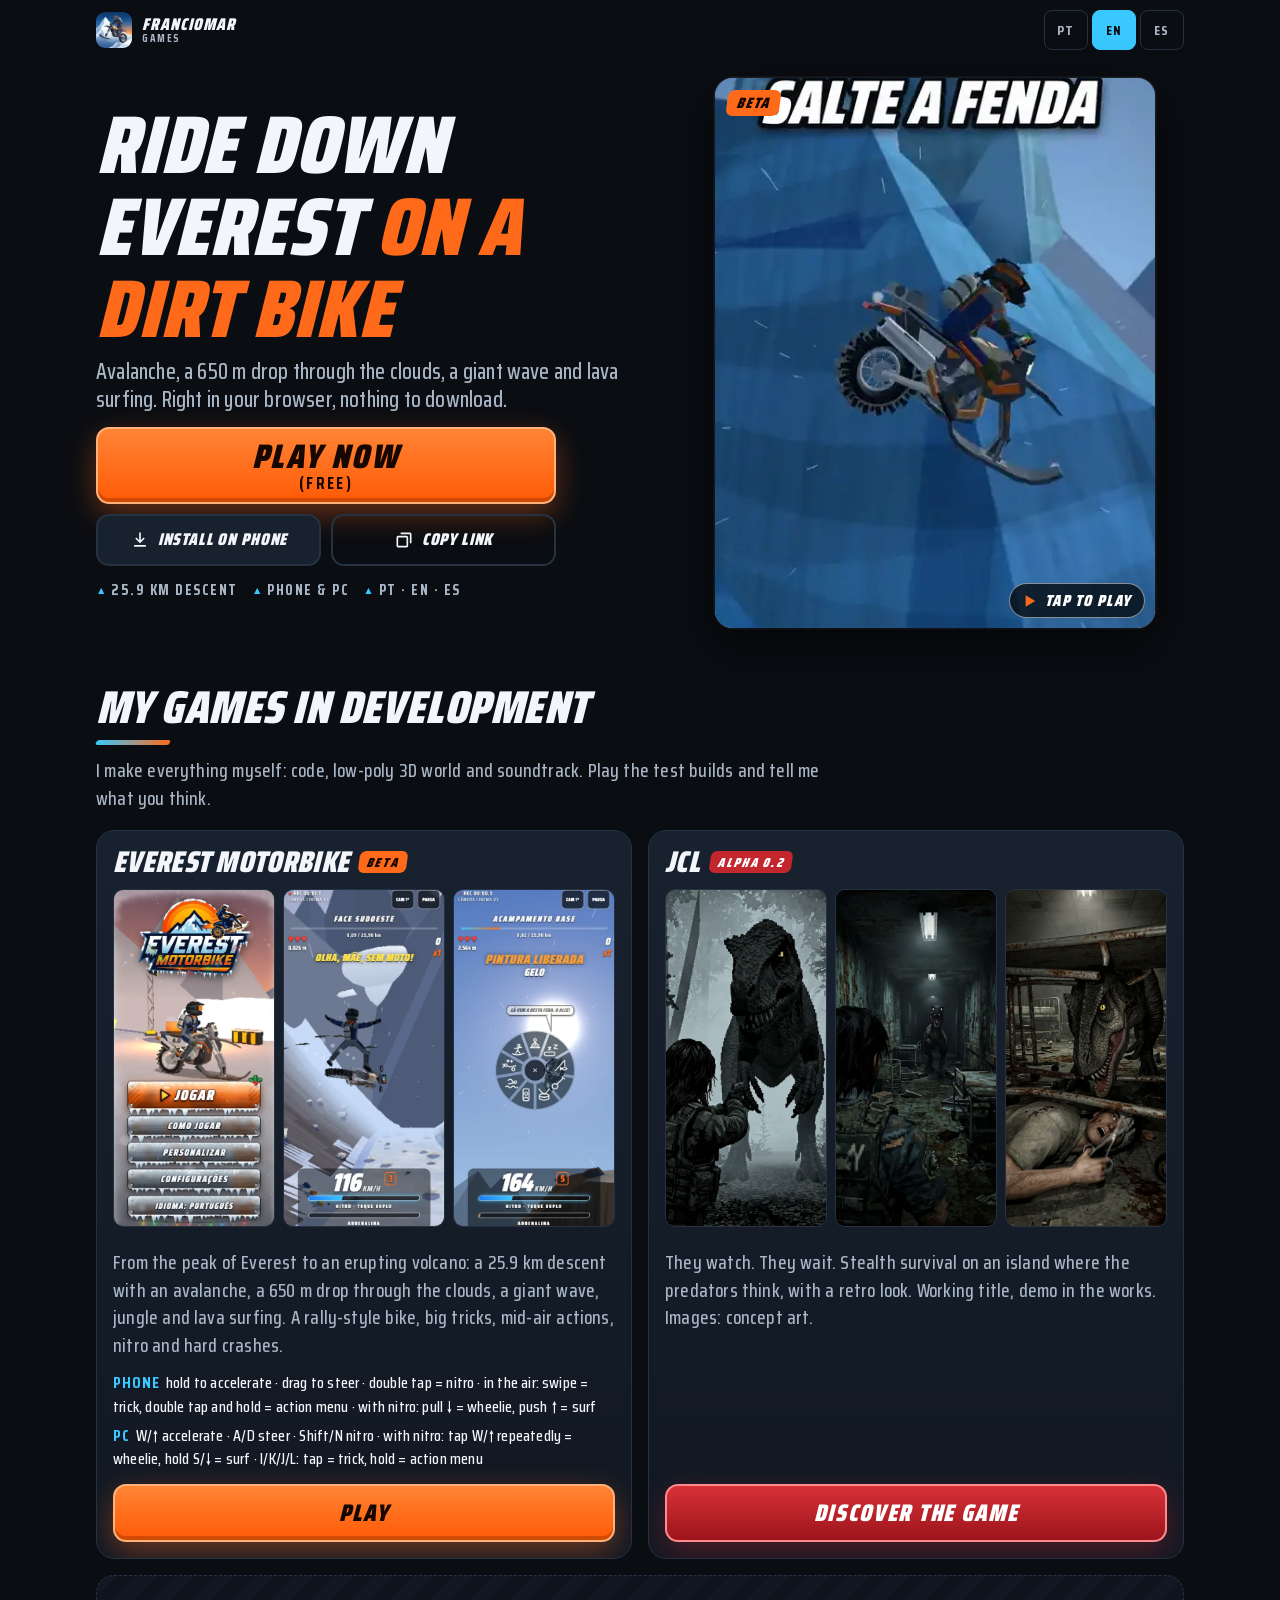
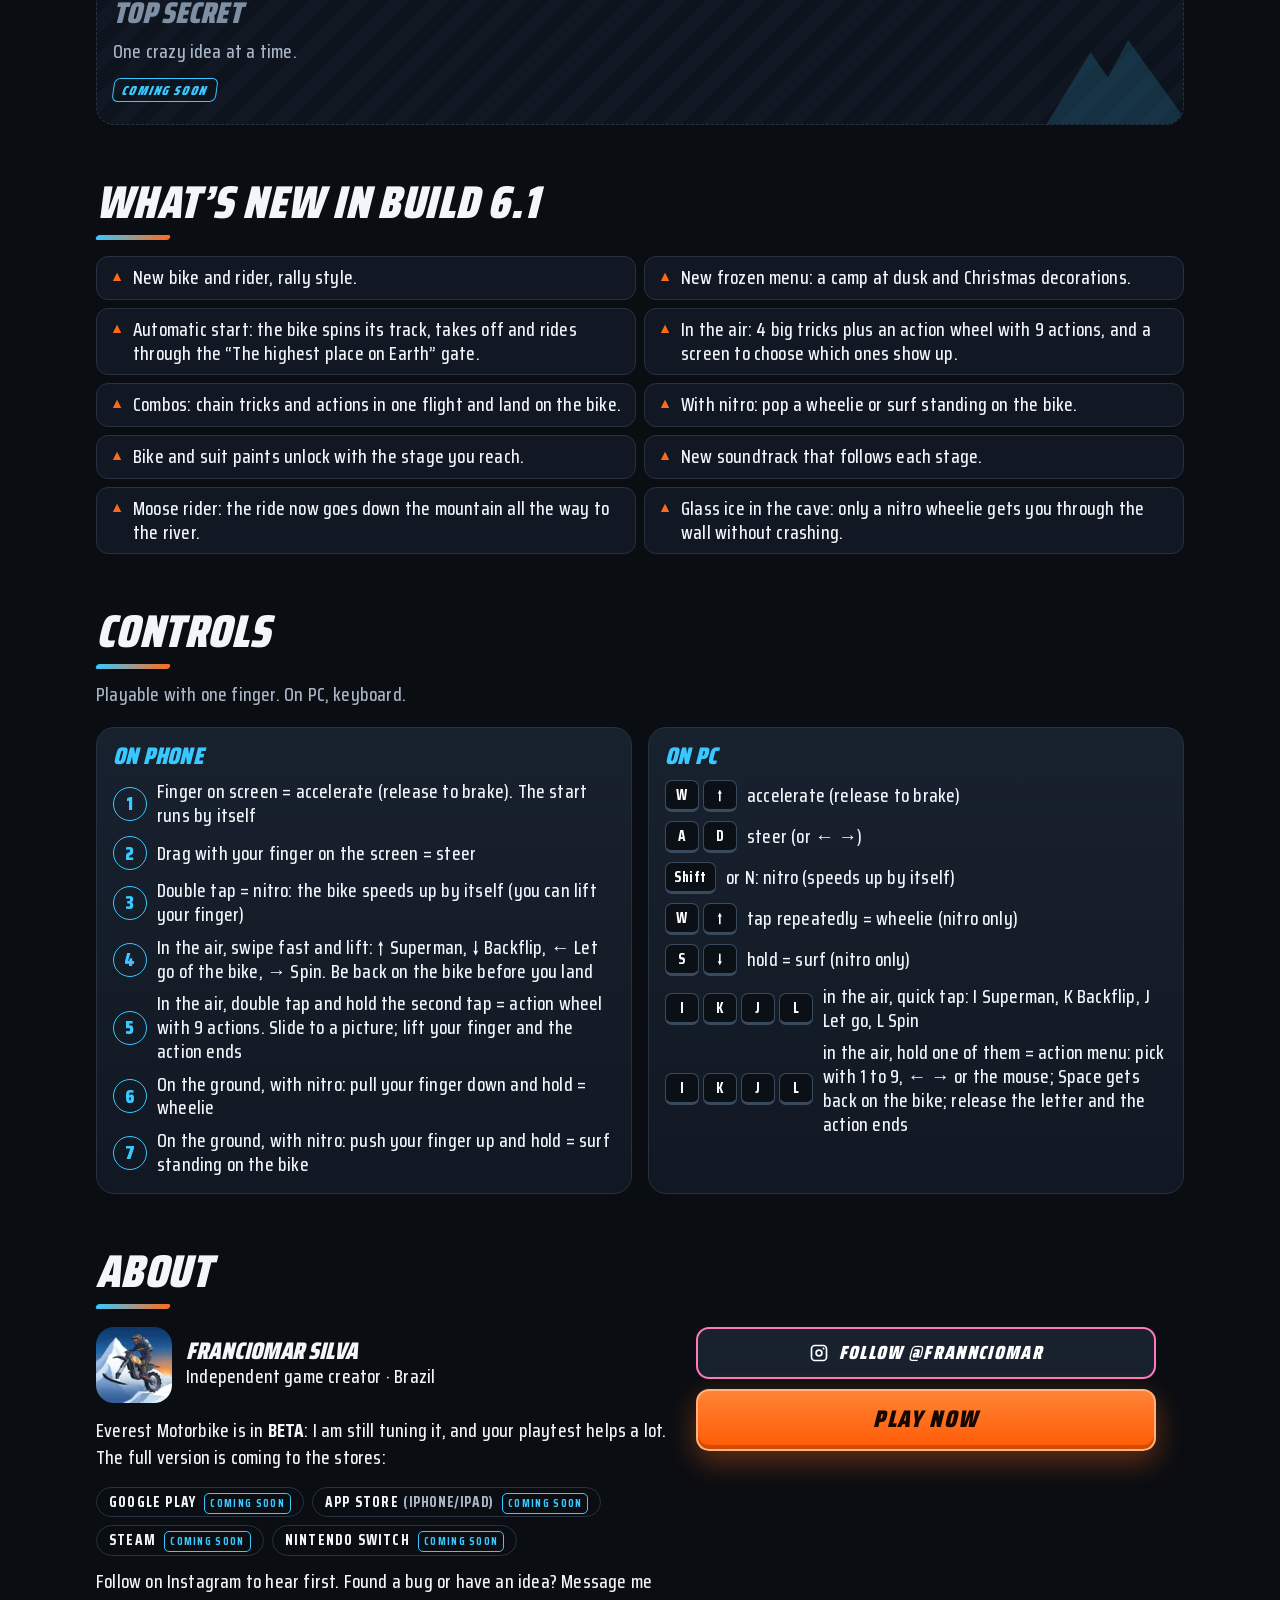
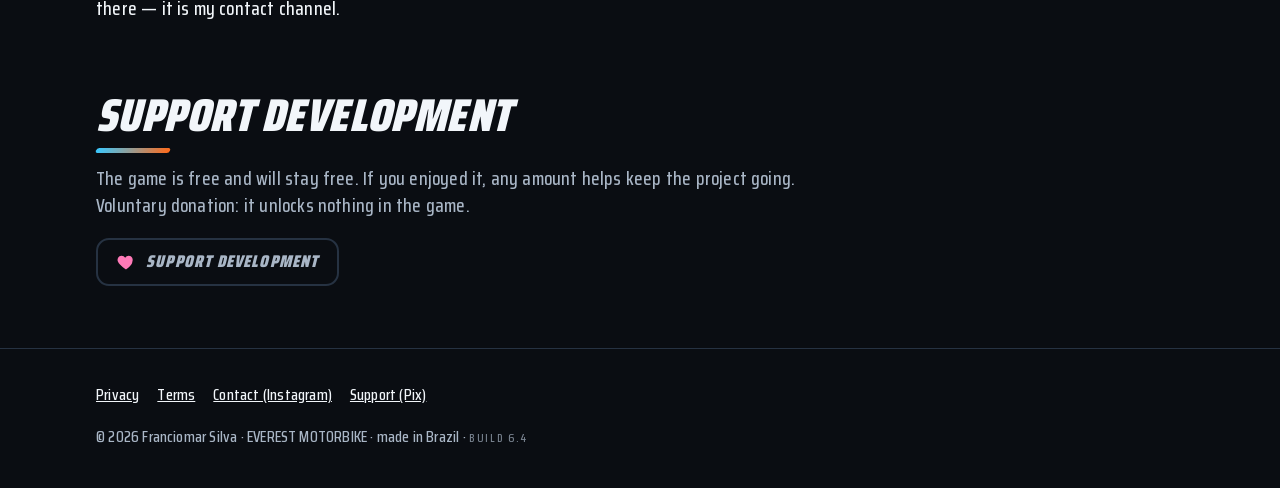
<file: index.html>
<!DOCTYPE html>
<html lang="pt-BR">
<head>
<meta name="google-adsense-account" content="ca-pub-7425771310158061">
<meta charset="utf-8">
<meta name="viewport" content="width=device-width,initial-scale=1,viewport-fit=cover">
<title>Everest Motorbike — jogue grátis no navegador | Franciomar Silva</title>
<meta name="description" content="Desça o Everest de moto: avalanche, queda de 650 m, onda gigante e surfe na lava. Jogo BETA grátis, direto no navegador (celular ou PC). Franciomar Silva.">
<meta name="theme-color" content="#0a0d12">
<meta name="color-scheme" content="dark">
<link rel="canonical" href="https://frannciomar.github.io/">
<link rel="alternate" hreflang="pt" href="https://frannciomar.github.io/?lang=pt">
<link rel="alternate" hreflang="en" href="https://frannciomar.github.io/?lang=en">
<link rel="alternate" hreflang="es" href="https://frannciomar.github.io/?lang=es">
<link rel="alternate" hreflang="x-default" href="https://frannciomar.github.io/">
<meta property="og:type" content="website">
<meta property="og:site_name" content="Franciomar Silva — Games">
<meta property="og:title" content="Everest Motorbike — desça o Everest de moto">
<meta property="og:description" content="Avalanche, queda de 650 m, onda gigante e surfe na lava. Jogue grátis no navegador, no celular ou no PC.">
<meta property="og:url" content="https://frannciomar.github.io/">
<meta property="og:image" content="https://frannciomar.github.io/assets/img/og-1200x630.jpg">
<meta property="og:image:width" content="1200">
<meta property="og:image:height" content="630">
<meta property="og:image:alt" content="Logotipo Everest Motorbike sobre cenas do jogo">
<meta property="og:image" content="https://frannciomar.github.io/assets/img/og-1080x1350.jpg">
<meta property="og:image:width" content="1080">
<meta property="og:image:height" content="1350">
<meta property="og:locale" content="pt_BR">
<meta property="og:locale:alternate" content="en_US">
<meta property="og:locale:alternate" content="es_ES">
<meta name="twitter:card" content="summary_large_image">
<meta name="twitter:title" content="Everest Motorbike — desça o Everest de moto">
<meta name="twitter:description" content="Jogo BETA grátis no navegador: avalanche, queda de 650 m e surfe na lava.">
<meta name="twitter:image" content="https://frannciomar.github.io/assets/img/og-1200x630.jpg">
<link rel="icon" type="image/png" sizes="48x48" href="assets/img/favicon-48.png">
<link rel="icon" type="image/png" sizes="192x192" href="assets/img/icon-192.png">
<link rel="apple-touch-icon" href="assets/img/apple-touch-icon.png">
<link rel="manifest" href="site.webmanifest">
<!-- AdSense: para o Google confirmar que o site é seu, tire os sinais de comentário e ponha o seu ID (ver LEIA-ME.md)
<meta name="google-adsense-account" content="ca-pub-0000000000000000">
-->
<link rel="preload" as="font" type="font/woff2" href="assets/fonts/saira-condensed-900.woff2" crossorigin>
<link rel="preload" as="image" type="image/webp" href="assets/img/hero-poster.webp" fetchpriority="high">
<link rel="stylesheet" href="assets/site.css">
<script>/* Consent Mode v2: tudo NEGADO até a pessoa escolher (vale mesmo com anúncios desligados) */
window.dataLayer=window.dataLayer||[];function gtag(){dataLayer.push(arguments)}
gtag('consent','default',{ad_storage:'denied',ad_user_data:'denied',ad_personalization:'denied',analytics_storage:'denied',wait_for_update:500});
document.documentElement.className='js';</script>
<script type="application/ld+json">{"@context":"https://schema.org","@type":"VideoGame","name":"Everest Motorbike","url":"https://frannciomar.github.io/everest-motorbike/","image":"https://frannciomar.github.io/assets/img/og-1200x630.jpg","description":"Desça o Everest de moto: avalanche, queda de 650 m, onda gigante e surfe na lava. Jogo BETA grátis no navegador.","author":{"@type":"Person","name":"Franciomar Silva","url":"https://instagram.com/frannciomar"},"gamePlatform":["Web browser","Android","PC"],"applicationCategory":"Game","operatingSystem":"Any","inLanguage":["pt-BR","en","es"],"offers":{"@type":"Offer","price":"0","priceCurrency":"BRL"}}</script>
</head>
<body>
<a class="skip" href="#jogos" data-i="skip">Pular para os jogos</a>

<header class="top">
  <a class="brand" href="./" aria-label="Franciomar — Games">
    <img src="assets/img/icon-96.webp" width="36" height="36" alt="">
    <span>Franciomar<small>GAMES</small></span>
  </a>
  <div class="langs" role="group" aria-label="Idioma / Language / Idioma">
    <button type="button" data-lang-btn="pt" aria-pressed="true" aria-label="Português">PT</button>
    <button type="button" data-lang-btn="en" aria-pressed="false" aria-label="English">EN</button>
    <button type="button" data-lang-btn="es" aria-pressed="false" aria-label="Español">ES</button>
  </div>
</header>

<div class="igbar" id="igbar" role="status">
  <span data-i="ig.msg">Você está no navegador do <b>Instagram</b>. Para jogar melhor e instalar, toque em <b>⋯</b> (canto superior) e escolha <b>“Abrir no navegador”</b>.</span>
  <div class="row">
    <a class="btn" id="igOpen" hidden data-i="ig.open" href="#">Abrir no Chrome</a>
    <button class="btn ghost" type="button" data-copy data-i="copy">Copiar link</button>
  </div>
</div>

<main>
<div class="wrap hero">
  <a class="media" id="media" data-game href="https://frannciomar.github.io/everest-motorbike/" aria-label="Jogar Everest Motorbike agora" data-i-aria="hero.aria">
    <img id="poster" src="assets/img/hero-poster.webp" width="720" height="900" alt="Piloto de moto descendo o Everest na neve com nitro, cena do jogo Everest Motorbike" data-i-alt="hero.alt" fetchpriority="high" decoding="async">
    <span class="badge">BETA</span>
    <span class="tap"><svg viewBox="0 0 16 16" aria-hidden="true"><path d="M3 1.5v13l11-6.5z"/></svg><span data-i="hero.tap">Toque para jogar</span></span>
  </a>
  <div class="copy">
    <h1 data-i="hero.h1">Desça o Everest <em>de moto</em></h1>
    <p class="sub" data-i="hero.sub">Avalanche, queda de 650 m pelas nuvens, onda gigante e surfe na lava. Direto no navegador, sem baixar nada.</p>
    <div class="cta">
      <a class="btn play" data-game href="https://frannciomar.github.io/everest-motorbike/"><span><span data-i="cta.play">Jogar agora</span><small data-i="cta.free">(GRÁTIS)</small></span></a>
      <div class="two">
        <button class="btn" type="button" id="bInstall"><svg viewBox="0 0 24 24" aria-hidden="true"><path d="M11 3h2v9.2l3.3-3.3 1.4 1.4L12 16l-5.7-5.7 1.4-1.4L11 12.2zM5 18h14v2H5z"/></svg><span data-i="cta.install">Instalar no celular</span></button>
        <button class="btn ghost" type="button" data-copy><svg viewBox="0 0 24 24" aria-hidden="true"><path d="M8 3h11a2 2 0 0 1 2 2v11h-2V5H8zM5 7h10a2 2 0 0 1 2 2v10a2 2 0 0 1-2 2H5a2 2 0 0 1-2-2V9a2 2 0 0 1 2-2zm0 2v10h10V9z"/></svg><span data-i="copy">Copiar link</span></button>
      </div>
    </div>
    <ul class="facts">
      <li data-i="f.km">25,9 km de descida</li>
      <li data-i="f.dev">Celular e PC</li>
      <li data-i="f.lang">PT · EN · ES</li>
    </ul>
  </div>
</div>

<!-- Publicidade 1 (só aparece com ADS_ENABLED=true; longe dos botões de Jogar/Instalar) -->
<aside class="ad" id="adTop" aria-label="Publicidade"><span class="lbl" data-i="ad">Publicidade</span><div class="box"></div></aside>

<section class="wrap sec" id="jogos">
  <h2 data-i="games.h">Meus games em desenvolvimento</h2>
  <p class="lead" data-i="games.lead">Faço tudo sozinho: código, mundo 3D low poly e trilha sonora. Jogue as versões de teste e me conte o que achou.</p>
  <div class="cards" id="cards">
    <noscript><div class="card"><h3>Everest Motorbike <span class="pill">BETA</span></h3><p>Desça o Everest de moto. <a href="https://frannciomar.github.io/everest-motorbike/">Jogar agora</a></p></div><div class="card"><h3>JCL <span class="pill">ALFA 0.2</span></h3><p>Survival horror stealth em desenvolvimento. <a href="jcl/">Conhecer o jogo</a></p></div></noscript>
  </div>
</section>

<section class="wrap sec" id="novidades">
  <h2 data-i="nv.h">Novidades da build 6.1</h2>
  <ul class="news">
    <li data-i="nv.1">Moto e piloto novos, em estilo rally.</li>
    <li data-i="nv.2">Menu novo, congelado: acampamento ao entardecer e enfeites de Natal.</li>
    <li data-i="nv.3">Largada automática: a moto patina, dispara e passa pelo portal “O lugar mais alto do mundo”.</li>
    <li data-i="nv.4">No ar: 4 manobras radicais e um menu circular de 9 ações, com tela para escolher quais aparecem.</li>
    <li data-i="nv.5">Combos: junte manobras e ações no mesmo voo e pouse montado.</li>
    <li data-i="nv.6">Com nitro: empine ou surfe em pé na moto.</li>
    <li data-i="nv.7">Pinturas da moto e da roupa liberadas conforme a fase que você alcança.</li>
    <li data-i="nv.8">Trilha sonora nova, que acompanha cada fase.</li>
    <li data-i="nv.9">Alce montado: agora a cavalgada desce a montanha até o rio.</li>
    <li data-i="nv.10">Gelo de vidro na caverna: só empinando com nitro você atravessa a parede sem cair.</li>
  </ul>
</section>

<section class="wrap sec" id="controles">
  <h2 data-i="ctrl.h">Controles</h2>
  <p class="lead" data-i="ctrl.lead">Dá para jogar com um dedo só. No PC, teclado.</p>
  <div class="ctrl">
    <div class="card">
      <h3 data-i="ctrl.touch">No celular</h3>
      <ul class="keys">
        <li><i aria-hidden="true">1</i><span data-i="t.hold">Dedo na tela = acelera (soltou, freia). A largada é automática</span></li>
        <li><i aria-hidden="true">2</i><span data-i="t.drag">Arraste com o dedo na tela = pilota</span></li>
        <li><i aria-hidden="true">3</i><span data-i="t.nitro">Toque duplo = nitro: a moto acelera sozinha (pode soltar o dedo)</span></li>
        <li><i aria-hidden="true">4</i><span data-i="t.trick">No ar, deslize rápido e solte: ↑ Superman, ↓ Backflip, ← Solta a moto, → Giro. Volte para a moto antes de pousar</span></li>
        <li><i aria-hidden="true">5</i><span data-i="t.menu">No ar, dois toques e segure o segundo = menu circular com 9 ações. Leve o dedo até o desenho; tirou o dedo, a ação termina</span></li>
        <li><i aria-hidden="true">6</i><span data-i="t.wheelie">No chão, com nitro: puxe o dedo para baixo e segure = empinar</span></li>
        <li><i aria-hidden="true">7</i><span data-i="t.surf">No chão, com nitro: empurre o dedo para cima e segure = surfar em pé na moto</span></li>
      </ul>
    </div>
    <div class="card">
      <h3 data-i="ctrl.pc">No PC</h3>
      <ul class="keys">
        <li><span class="k"><kbd>W</kbd><kbd>↑</kbd></span><span data-i="k.acc">acelera (soltou, freia)</span></li>
        <li><span class="k"><kbd>A</kbd><kbd>D</kbd></span><span data-i="k.steer">pilota (ou ← →)</span></li>
        <li><span class="k"><kbd>Shift</kbd></span><span data-i="k.nitro">ou N: nitro (acelera sozinho)</span></li>
        <li><span class="k"><kbd>W</kbd><kbd>↑</kbd></span><span data-i="k.wheelie">em sequência = empinar (só com nitro)</span></li>
        <li><span class="k"><kbd>S</kbd><kbd>↓</kbd></span><span data-i="k.surf">segurado = surfar (só com nitro)</span></li>
        <li><span class="k"><kbd>I</kbd><kbd>K</kbd><kbd>J</kbd><kbd>L</kbd></span><span data-i="k.trick">no ar, toque rápido: I Superman, K Backflip, J Solta a moto, L Giro</span></li>
        <li><span class="k"><kbd>I</kbd><kbd>K</kbd><kbd>J</kbd><kbd>L</kbd></span><span data-i="k.menu">no ar, segure uma delas = menu de ações: escolha com 1 a 9, ← → ou o mouse; Espaço volta para a moto; soltou a letra, a ação termina</span></li>
      </ul>
    </div>
  </div>
</section>

<section class="wrap sec" id="sobre">
  <h2 data-i="about.h">Sobre</h2>
  <div class="about" style="margin-top:18px">
    <div>
      <div class="who"><img src="assets/img/icon-96.webp" width="76" height="76" alt="" loading="lazy"><div><b>Franciomar Silva</b><span data-i="about.role">Criador de jogos independente · Brasil</span></div></div>
      <p style="margin-top:14px" data-i="about.p1">O Everest Motorbike está em <strong>BETA</strong>: ainda estou ajustando, e o seu teste ajuda muito. A versão completa vai sair nas lojas:</p>
      <ul class="stores" id="stores" aria-label="Lojas (em breve)" data-i-aria="st.aria"><li>Google Play <small data-i="st.soon">em breve</small></li><li>App Store <span>(iPhone/iPad)</span> <small data-i="st.soon">em breve</small></li><li>Steam <small data-i="st.soon">em breve</small></li><li>Nintendo Switch <small data-i="st.soon">em breve</small></li></ul>
      <p data-i="about.p2">Siga no Instagram para saber primeiro. Achou um bug ou tem uma ideia? Me chame por lá — é o meu canal de contato.</p>
    </div>
    <div class="cta">
      <a class="btn ig" data-ig href="https://instagram.com/frannciomar" target="_blank" rel="noopener"><svg viewBox="0 0 24 24" aria-hidden="true"><path d="M7 2h10a5 5 0 0 1 5 5v10a5 5 0 0 1-5 5H7a5 5 0 0 1-5-5V7a5 5 0 0 1 5-5zm0 2a3 3 0 0 0-3 3v10a3 3 0 0 0 3 3h10a3 3 0 0 0 3-3V7a3 3 0 0 0-3-3zm5 3.5A4.5 4.5 0 1 1 7.5 12 4.5 4.5 0 0 1 12 7.5zm0 2a2.5 2.5 0 1 0 2.5 2.5A2.5 2.5 0 0 0 12 9.5zm5.5-4.2a1.2 1.2 0 1 1-1.2 1.2 1.2 1.2 0 0 1 1.200-1.2z"/></svg><span><span data-i="about.follow">Seguir</span> @frannciomar</span></a>
      <a class="btn play" data-game href="https://frannciomar.github.io/everest-motorbike/" style="min-height:62px;font-size:24px"><span data-i="cta.play">Jogar agora</span></a>
    </div>
  </div>
</section>
<!-- Doação por Pix (dados em config.js > PIX). Fica longe dos botões Jogar/Instalar de propósito. -->
<section class="wrap sec" id="apoiar" hidden>
  <h2 data-i="pix.h">Apoie o desenvolvimento</h2>
  <p class="lead" data-i="pix.lead">O jogo é grátis e vai continuar assim. Se curtiu, qualquer valor ajuda a manter o projeto. Doação voluntária: não dá direito a nada no jogo.</p>
  <button class="btn ghost support" type="button" id="bPix" aria-haspopup="dialog"><svg viewBox="0 0 24 24" aria-hidden="true"><path d="M12 21s-7.500-4.600-9.600-9.200C.900 8.300 3 4.500 6.600 4.500c2 0 3.400 1 4.400 2.400 1-1.400 2.400-2.400 4.400-2.400 3.600 0 5.700 3.800 4.200 7.300C19.500 16.400 12 21 12 21z"/></svg><span data-i="pix.btn">Apoiar o desenvolvimento</span></button>
</section>
</main>

<!-- Publicidade 2 (rodapé) -->
<aside class="ad" id="adFoot" aria-label="Publicidade"><span class="lbl" data-i="ad">Publicidade</span><div class="box"></div></aside>

<footer>
  <div class="wrap">
    <nav aria-label="Rodapé">
      <a href="privacidade.html" data-i="ft.priv">Privacidade</a>
      <a href="termos.html" data-i="ft.terms">Termos</a>
      <a data-ig href="https://instagram.com/frannciomar" target="_blank" rel="noopener" data-i="ft.contact">Contato (Instagram)</a>
      <a href="#apoiar" id="pixLink" hidden data-i="ft.pix">Apoiar (Pix)</a>
      <a href="#" id="consentLink" hidden data-i="ft.cookies">Preferências de anúncios</a>
    </nav>
    <div>© <span id="yr">2026</span> Franciomar Silva · EVEREST MOTORBIKE · <span data-i="ft.made">feito no Brasil</span> · <span class="build" title="Versão do jogo">BUILD 6.4</span></div>
  </div>
</footer>

<dialog id="dlg" aria-labelledby="dlgT">
  <h2 id="dlgT"></h2>
  <ol class="steps" id="dlgS"></ol>
  <div class="cta">
    <a class="btn play" id="dlgGo" data-game href="https://frannciomar.github.io/everest-motorbike/" style="min-height:56px;font-size:22px"></a>
    <button class="btn ghost" type="button" id="dlgX" data-i="close">Fechar</button>
  </div>
</dialog>
<dialog id="pix" aria-labelledby="pixT">
  <h2 id="pixT" data-i="pix.t">Apoiar com Pix</h2>
  <p data-i="pix.txt">O jogo é grátis. Se curtiu, qualquer valor ajuda — doação voluntária, não dá direito a nada.</p>
  <p class="note" id="pixBr" data-i="pix.br" hidden></p>
  <div class="qr" id="pixQr" aria-live="polite"></div>
  <p class="who2"><span data-i="pix.to">Recebedor</span>: <b id="pixName"></b><span id="pixBank"></span><br><span data-i="pix.how">No app do seu banco: Pix → Ler QR Code, ou Pix Copia e Cola. Você escolhe o valor e confere o nome antes de confirmar.</span></p>
  <div class="cta">
    <button class="btn" type="button" id="pixCopy"><span data-i="pix.copy">Copiar Pix copia e cola</span></button>
    <button class="btn ghost" type="button" id="pixKey"><span data-i="pix.key">Copiar chave aleatória</span></button>
    <code class="key" id="pixKeyTxt"></code>
    <button class="btn ghost" type="button" id="pixX" data-i="close">Fechar</button>
  </div>
  <span class="sr" id="pixSay" role="status" aria-live="polite"></span>
</dialog>
<div class="toast" id="toast" role="status" aria-live="polite"></div>

<script src="config.js"></script>
<script src="ads-config.js"></script>
<script src="games.js"></script>
<script src="assets/app.js"></script>
</body>
</html>
</file>
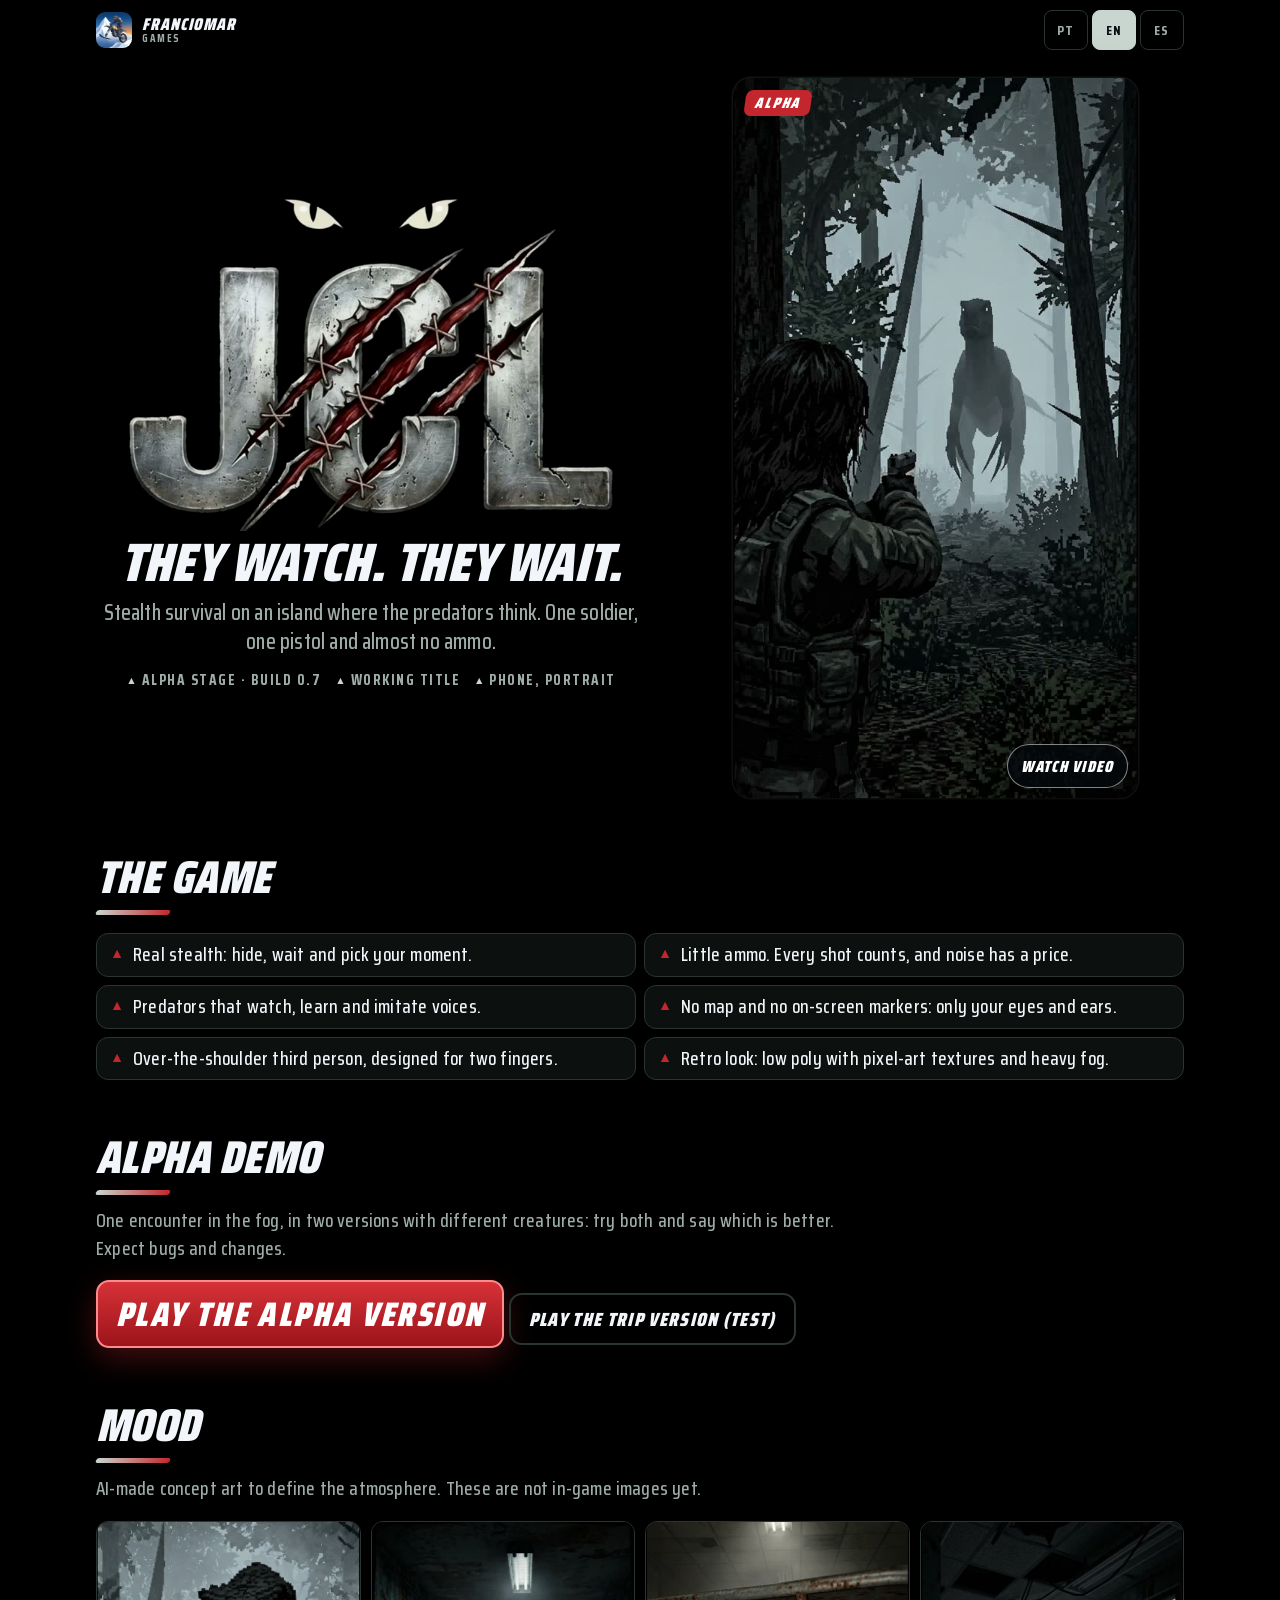
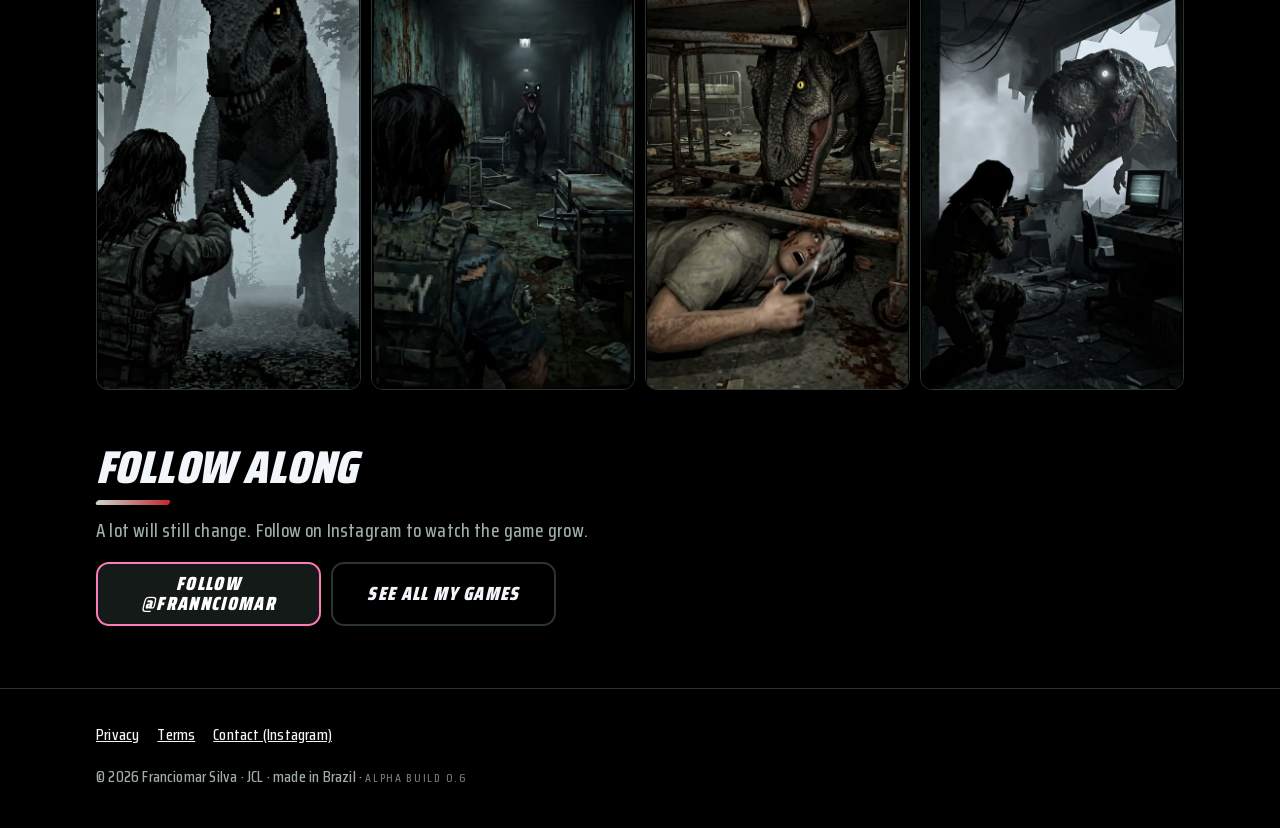
<file: jcl/index.html>
<!DOCTYPE html>
<html lang="pt-BR">
<head>
<meta charset="utf-8">
<meta name="viewport" content="width=device-width,initial-scale=1,viewport-fit=cover">
<title>JCL — survival horror stealth em desenvolvimento (alfa) | By Franciomar Silva</title>
<meta name="description" content="JCL (nome provisório): sobrevivência furtiva numa ilha onde os predadores pensam. Jogo em fase alfa, build 0.7. By Franciomar Silva.">
<meta name="theme-color" content="#070909">
<meta name="color-scheme" content="dark">
<link rel="canonical" href="https://frannciomar.github.io/jcl/">
<meta property="og:type" content="website">
<meta property="og:site_name" content="Franciomar Silva — Games">
<meta property="og:title" content="JCL — eles observam, eles esperam">
<meta property="og:description" content="Survival horror stealth retrô, em fase alfa.">
<meta property="og:url" content="https://frannciomar.github.io/jcl/">
<meta property="og:image" content="https://frannciomar.github.io/jcl/img/og.jpg">
<meta name="twitter:card" content="summary_large_image">
<link rel="icon" type="image/png" sizes="48x48" href="img/icone/favicon-48.png?v=1">
<link rel="apple-touch-icon" href="img/icone/apple-touch-icon.png?v=1">
<link rel="stylesheet" href="../assets/site.css">
<link rel="stylesheet" href="jcl.css">
</head>
<body class="jcl">
<header class="top">
  <a class="brand" href="../" aria-label="Franciomar — Games">
    <img src="../assets/img/icon-96.webp" width="36" height="36" alt="">
    <span>Franciomar<small>GAMES</small></span>
  </a>
  <div class="langs" role="group" aria-label="Idioma / Language / Idioma">
    <button type="button" data-lang-btn="pt" aria-pressed="true" aria-label="Português">PT</button>
    <button type="button" data-lang-btn="en" aria-pressed="false" aria-label="English">EN</button>
    <button type="button" data-lang-btn="es" aria-pressed="false" aria-label="Español">ES</button>
  </div>
</header>

<main>
<div class="wrap hero">
  <div class="media teaser">
    <video id="teaser" src="teaser.mp4" poster="img/poster.jpg" muted loop playsinline preload="metadata" aria-label="Arte conceitual em vídeo: um predador se aproxima na névoa" data-i-aria="video.aria"></video>
    <span class="badge" data-i="badge">ALFA</span>
    <button class="tap" type="button" id="bVideo" data-i="video.pause" hidden>Pausar</button>
  </div>
  <div class="copy">
    <h1><img class="logo" src="img/logo.jpg" width="720" height="480" alt="JCL"></h1>
    <p class="tag" data-i="tag">Eles observam. Eles esperam.</p>
    <p class="sub" data-i="sub">Sobrevivência furtiva numa ilha onde os predadores pensam. Um soldado, uma pistola e quase nenhuma munição.</p>
    <ul class="facts">
      <li data-i="f.state">Fase alfa · build 0.7</li>
      <li data-i="f.name">Nome provisório</li>
      <li data-i="f.dev">Celular, na vertical</li>
    </ul>
  </div>
</div>

<section class="wrap sec" id="jogo">
  <h2 data-i="game.h">O jogo</h2>
  <ul class="news">
    <li data-i="g.1">Furtividade de verdade: esconder, esperar e escolher a hora.</li>
    <li data-i="g.2">Pouca munição. Cada tiro conta, e o barulho tem preço.</li>
    <li data-i="g.3">Predadores que observam, aprendem e imitam vozes.</li>
    <li data-i="g.4">Sem mapa e sem indicadores na tela: só os seus olhos e ouvidos.</li>
    <li data-i="g.5">Terceira pessoa por cima do ombro, pensado para dois dedos.</li>
    <li data-i="g.6">Visual retrô: low poly com textura em pixel art e muita névoa.</li>
  </ul>
</section>

<section class="wrap sec" id="demo">
  <h2 data-i="demo.h">Demo alfa</h2>
  <p class="lead" data-i="demo.lead">Um encontro na névoa. A primeira versão jogável está em preparação e vai aparecer aqui.</p>
  <span class="pill soon" id="demoSoon" data-i="demo.soon">EM BREVE</span>
  <a class="btn play" id="demoGo" href="#" data-i="demo.play" hidden>Jogar a versão Alfa</a>
  <a class="btn ghost" id="tripGo" href="trip/" data-i="trip.play">Jogar a versão Trip (teste)</a>
</section>

<section class="wrap sec" id="clima">
  <h2 data-i="art.h">Clima do jogo</h2>
  <p class="lead" data-i="art.lead">Arte conceitual feita com IA para definir a atmosfera. Ainda não são imagens do jogo.</p>
  <div class="gallery">
    <img src="img/shot-1.jpg" width="540" height="960" loading="lazy" alt="Arte conceitual: predador de perto numa floresta com névoa" data-i-alt="art.1">
    <img src="img/shot-2.jpg" width="540" height="960" loading="lazy" alt="Arte conceitual: corredor escuro com um predador ao fundo" data-i-alt="art.2">
    <img src="img/shot-3.jpg" width="540" height="960" loading="lazy" alt="Arte conceitual: sobrevivente escondido sob uma maca" data-i-alt="art.3">
    <img src="img/shot-4.jpg" width="540" height="960" loading="lazy" alt="Arte conceitual: um grande predador invade uma sala" data-i-alt="art.4">
  </div>
</section>

<section class="wrap sec" id="acompanhe">
  <h2 data-i="follow.h">Acompanhe</h2>
  <p class="lead" data-i="follow.lead">Muita coisa ainda vai mudar. Siga no Instagram para ver o jogo crescer.</p>
  <div class="cta">
    <a class="btn ig" href="https://instagram.com/frannciomar" target="_blank" rel="noopener"><span data-i="follow.btn">Seguir @frannciomar</span></a>
    <a class="btn ghost" href="../#jogos" data-i="back">Ver todos os meus games</a>
  </div>
</section>
</main>

<footer>
  <div class="wrap">
    <nav aria-label="Rodapé">
      <a href="../privacidade.html" data-i="ft.priv">Privacidade</a>
      <a href="../termos.html" data-i="ft.terms">Termos</a>
      <a href="https://instagram.com/frannciomar" target="_blank" rel="noopener" data-i="ft.contact">Contato (Instagram)</a>
    </nav>
    <div>© 2026 Franciomar Silva · JCL · <span data-i="ft.made">feito no Brasil</span> · <span class="build">ALPHA BUILD 0.6</span></div>
  </div>
</footer>

<script src="jcl.js?v=b07"></script>
</body>
</html>
</file>
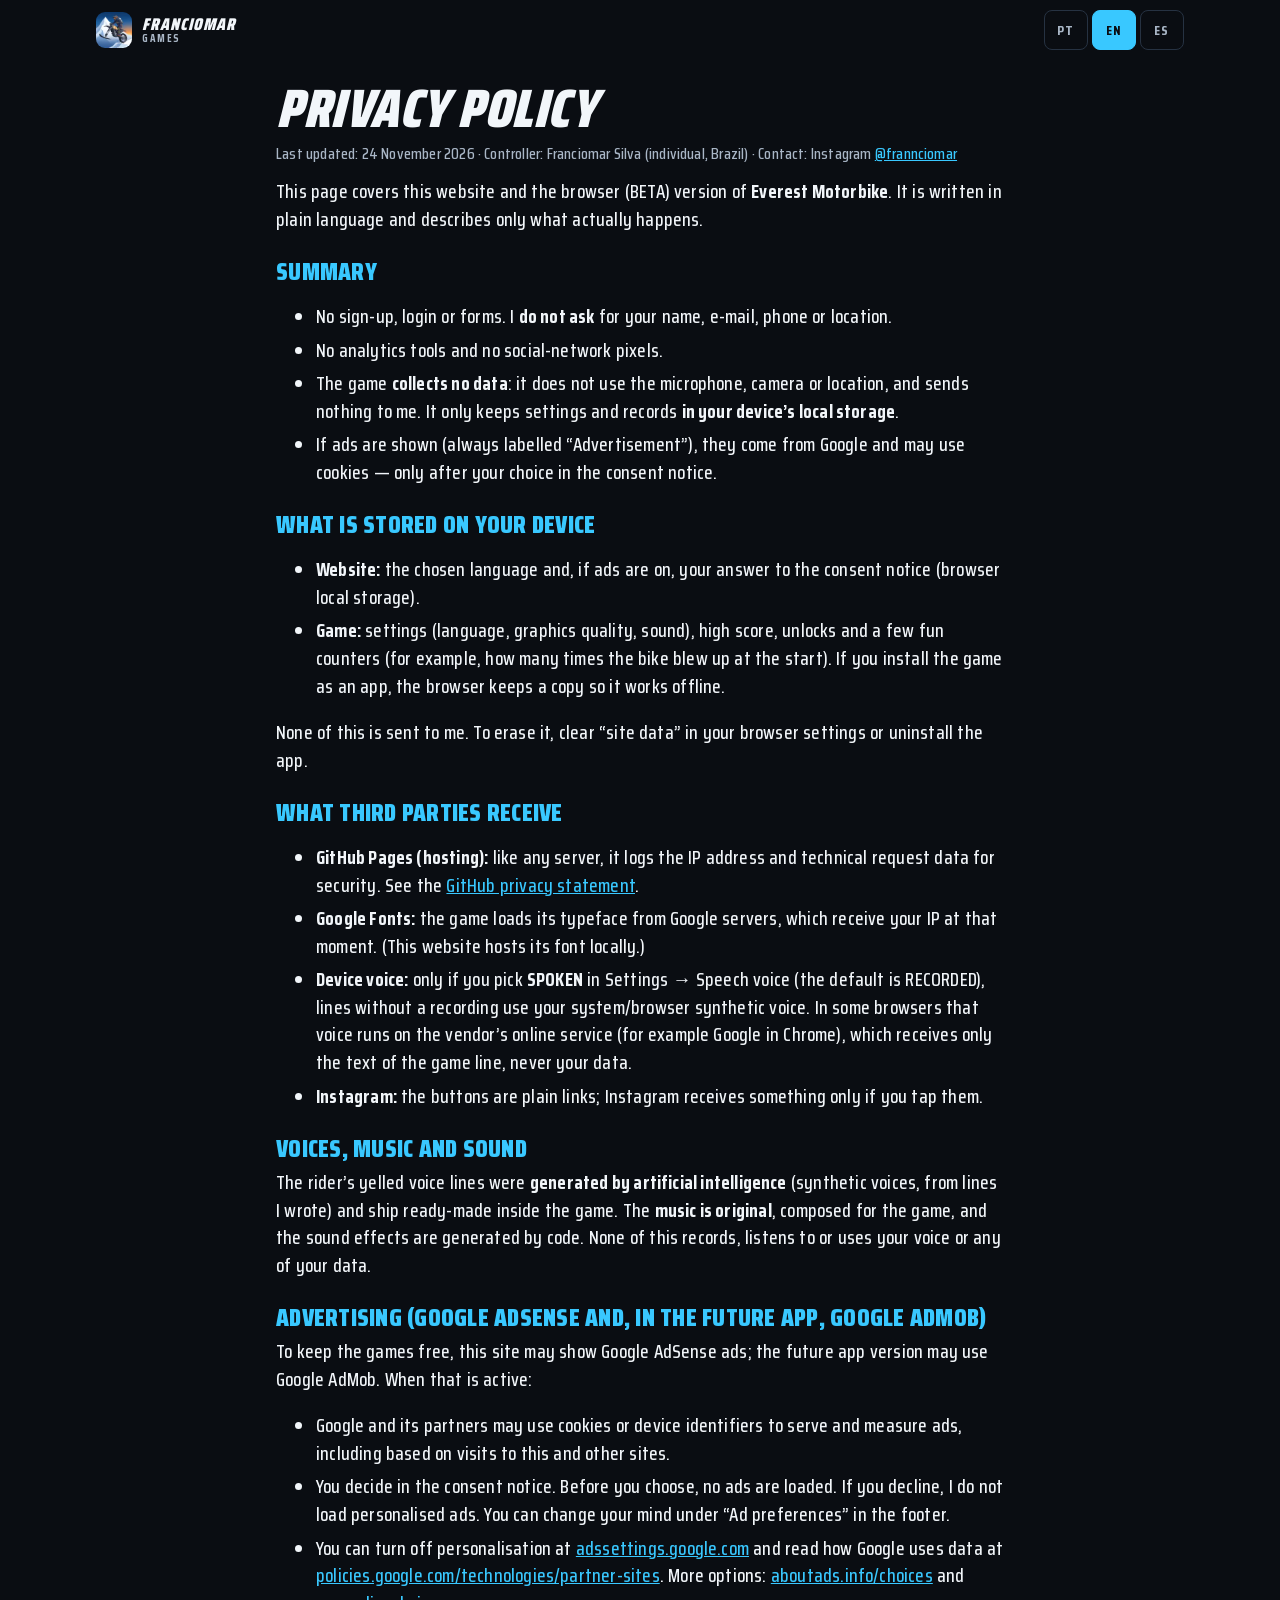
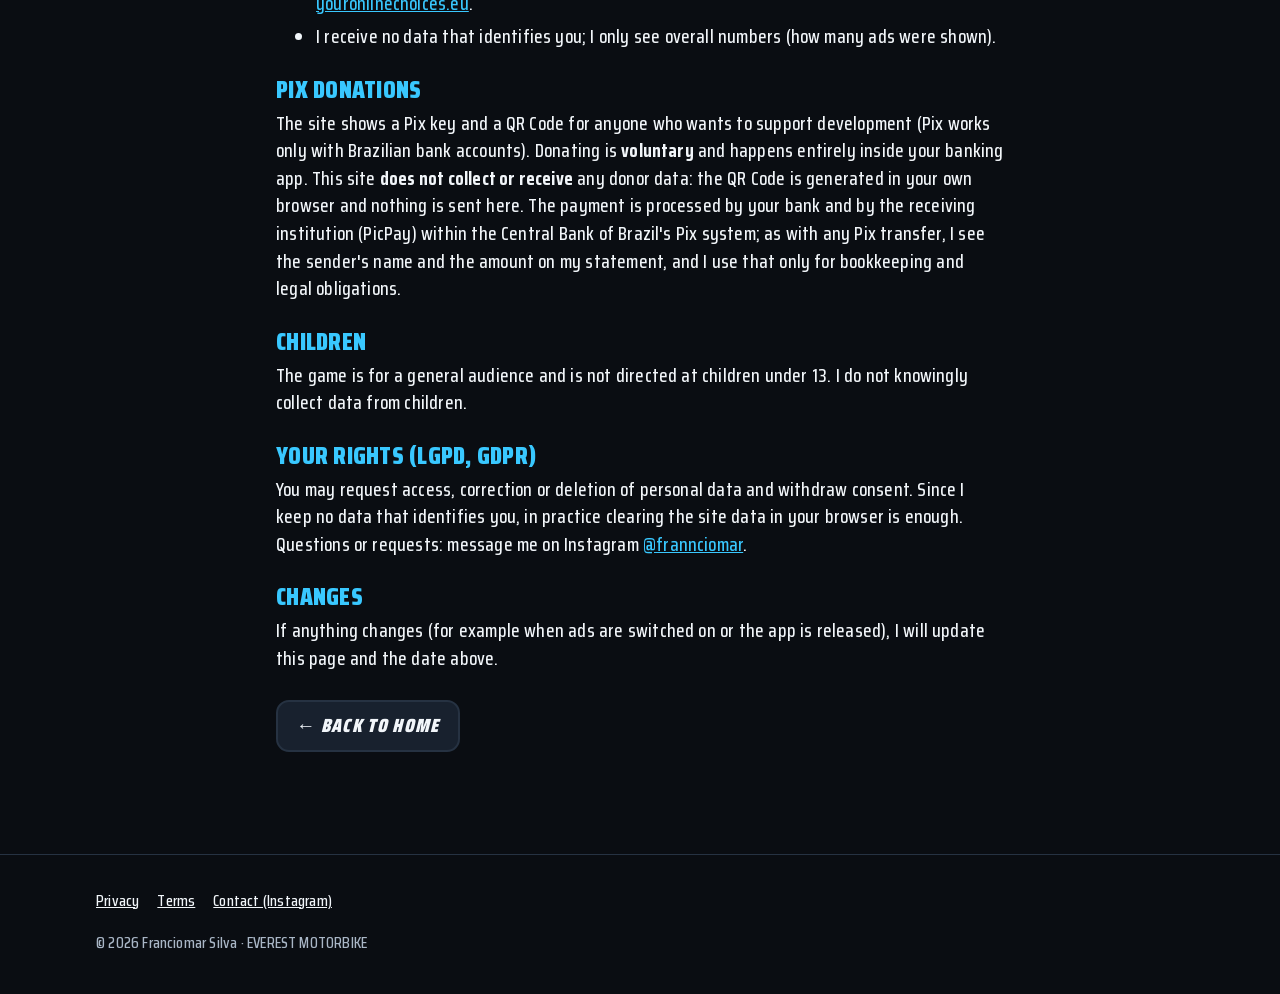
<file: privacidade.html>
<!DOCTYPE html>
<html lang="pt-BR">
<head>
<meta name="google-adsense-account" content="ca-pub-7425771310158061">
<meta charset="utf-8">
<meta name="viewport" content="width=device-width,initial-scale=1,viewport-fit=cover">
<title>Privacidade — Everest Motorbike | Franciomar Silva</title>
<meta name="description" content="Política de privacidade do site e do jogo Everest Motorbike: o que é guardado, anúncios do Google e como optar por sair.">
<meta name="theme-color" content="#0a0d12">
<meta name="color-scheme" content="dark">
<link rel="icon" type="image/png" sizes="48x48" href="assets/img/favicon-48.png">
<link rel="apple-touch-icon" href="assets/img/apple-touch-icon.png">
<link rel="stylesheet" href="assets/site.css">
<script>window.dataLayer=window.dataLayer||[];function gtag(){dataLayer.push(arguments)}
gtag('consent','default',{ad_storage:'denied',ad_user_data:'denied',ad_personalization:'denied',analytics_storage:'denied',wait_for_update:500});
document.documentElement.className='js';</script>
</head>
<body>
<header class="top">
  <a class="brand" href="./" aria-label="Franciomar — Games">
    <img src="assets/img/icon-96.webp" width="36" height="36" alt="">
    <span>Franciomar<small>GAMES</small></span>
  </a>
  <div class="langs" role="group" aria-label="Idioma / Language / Idioma">
    <button type="button" data-lang-btn="pt" aria-pressed="true" aria-label="Português">PT</button>
    <button type="button" data-lang-btn="en" aria-pressed="false" aria-label="English">EN</button>
    <button type="button" data-lang-btn="es" aria-pressed="false" aria-label="Español">ES</button>
  </div>
</header>
<main class="doc">

<div data-lang="pt" class="on" lang="pt-BR">
<h1>Política de Privacidade</h1>
<p class="date">Última atualização: 24 de novembro de 2026 · Responsável: Franciomar Silva (pessoa física, Brasil) · Contato: Instagram <a href="https://instagram.com/frannciomar" target="_blank" rel="noopener">@frannciomar</a></p>
<p>Esta página vale para este site e para o jogo <strong>Everest Motorbike</strong> na versão de navegador (BETA). Escrevi em linguagem simples e conto só o que realmente acontece.</p>
<h2>Resumo</h2>
<ul>
<li>Não há cadastro, login nem formulário. Eu <strong>não peço</strong> nome, e-mail, telefone ou localização.</li>
<li>Não uso ferramentas de estatística (analytics) nem pixels de redes sociais.</li>
<li>O jogo <strong>não coleta dados</strong>: não usa microfone, câmera nem localização, e não envia nada para mim. Ele só guarda preferências e recordes <strong>no armazenamento local do seu aparelho</strong>.</li>
<li>Se houver anúncios (sempre com o rótulo “Publicidade”), eles são do Google e podem usar cookies — só depois da sua escolha no aviso de consentimento.</li>
</ul>
<h2>O que fica guardado no seu aparelho</h2>
<ul>
<li><strong>Site:</strong> o idioma escolhido e, se houver anúncios, a sua resposta ao aviso de consentimento (armazenamento local do navegador).</li>
<li><strong>Jogo:</strong> configurações (idioma, qualidade gráfica, som), recorde, o que você desbloqueou e alguns contadores de curiosidades (por exemplo, quantas vezes a moto explodiu na largada). Se instalar o jogo como aplicativo, o navegador guarda uma cópia dele para funcionar sem internet.</li>
</ul>
<p>Nada disso é enviado para mim. Para apagar, limpe os “dados do site” nas configurações do navegador ou desinstale o aplicativo.</p>
<h2>O que terceiros recebem</h2>
<ul>
<li><strong>GitHub Pages (hospedagem):</strong> como qualquer servidor, registra o endereço IP e dados técnicos do acesso por segurança. Veja a <a href="https://docs.github.com/pt/site-policy/privacy-policies/github-general-privacy-statement" rel="noopener" target="_blank">declaração de privacidade do GitHub</a>.</li>
<li><strong>Google Fonts:</strong> o jogo carrega a fonte das letras dos servidores do Google, que recebem seu IP nessa hora. (Este site usa a fonte hospedada aqui mesmo.)</li>
<li><strong>Voz do aparelho:</strong> só se você escolher <b>FALADA</b> em Configurações → Voz das falas (o padrão é GRAVADA), as falas sem gravação usam a voz sintética do seu sistema/navegador. Em alguns navegadores essa voz roda num serviço online do fabricante (por exemplo, o Google no Chrome), que recebe só o texto da fala do jogo, nunca dados seus.</li>
<li><strong>Instagram:</strong> os botões são links simples; o Instagram só recebe algo se você tocar neles.</li>
</ul>
<h2>Vozes, música e sons</h2>
<p>As vozes gritadas do piloto foram <strong>geradas por inteligência artificial</strong> (vozes sintéticas, a partir de falas que eu escrevi) e vêm prontas dentro do jogo. A <strong>música é original</strong>, composta para o jogo, e os efeitos sonoros são gerados por código. Nada disso grava, ouve ou usa a sua voz ou qualquer dado seu.</p>
<h2>Anúncios (Google AdSense e, no futuro aplicativo, Google AdMob)</h2>
<p>Para manter os jogos gratuitos, este site pode exibir anúncios do Google AdSense; a futura versão de aplicativo pode usar o Google AdMob. Quando isso estiver ativo:</p>
<ul>
<li>O Google e seus parceiros podem usar cookies ou identificadores do aparelho para mostrar e medir anúncios, inclusive com base em visitas a este e a outros sites.</li>
<li>Você escolhe no aviso de consentimento. Antes da escolha, nada de anúncios é carregado. Se recusar, não carrego anúncios personalizados. Dá para mudar de ideia em “Preferências de anúncios”, no rodapé.</li>
<li>Você pode desativar a personalização em <a href="https://adssettings.google.com" rel="noopener" target="_blank">adssettings.google.com</a> e ver como o Google usa os dados em <a href="https://policies.google.com/technologies/partner-sites?hl=pt-BR" rel="noopener" target="_blank">policies.google.com/technologies/partner-sites</a>. Outras opções: <a href="https://www.aboutads.info/choices" rel="noopener" target="_blank">aboutads.info/choices</a> e <a href="https://www.youronlinechoices.eu" rel="noopener" target="_blank">youronlinechoices.eu</a>.</li>
<li>Eu não recebo dados que identifiquem você; vejo apenas números gerais (quantos anúncios foram exibidos).</li>
</ul>
<h2>Doações por Pix</h2>
<p>O site mostra uma chave Pix e um QR Code para quem quiser apoiar o desenvolvimento. A doação é <strong>voluntária</strong> e acontece inteiramente no aplicativo do seu banco. Este site <strong>não coleta nem recebe</strong> nenhum dado de quem doa: o QR Code é gerado no seu próprio navegador e nada é enviado para cá. O pagamento é processado pelo seu banco e pela instituição que recebe (PicPay), dentro do sistema Pix do Banco Central; como em qualquer Pix, eu vejo no extrato o nome de quem enviou e o valor, e uso isso apenas para controle financeiro e obrigações legais.</p>
<h2>Crianças</h2>
<p>O jogo é para o público geral e não é direcionado a menores de 13 anos. Não coleto dados de crianças de propósito.</p>
<h2>Seus direitos (LGPD, GDPR)</h2>
<p>Você pode pedir acesso, correção ou exclusão de dados pessoais e retirar o consentimento. Como não guardo dados que identifiquem você, na prática basta limpar os dados do site no seu navegador. Dúvidas ou pedidos: fale comigo pelo Instagram <a href="https://instagram.com/frannciomar" target="_blank" rel="noopener">@frannciomar</a>.</p>
<h2>Mudanças</h2>
<p>Se algo mudar (por exemplo, ao ligar os anúncios ou lançar o aplicativo), atualizo esta página e a data no topo.</p>
</div>

<div data-lang="en" lang="en">
<h1>Privacy Policy</h1>
<p class="date">Last updated: 24 November 2026 · Controller: Franciomar Silva (individual, Brazil) · Contact: Instagram <a href="https://instagram.com/frannciomar" target="_blank" rel="noopener">@frannciomar</a></p>
<p>This page covers this website and the browser (BETA) version of <strong>Everest Motorbike</strong>. It is written in plain language and describes only what actually happens.</p>
<h2>Summary</h2>
<ul>
<li>No sign-up, login or forms. I <strong>do not ask</strong> for your name, e-mail, phone or location.</li>
<li>No analytics tools and no social-network pixels.</li>
<li>The game <strong>collects no data</strong>: it does not use the microphone, camera or location, and sends nothing to me. It only keeps settings and records <strong>in your device’s local storage</strong>.</li>
<li>If ads are shown (always labelled “Advertisement”), they come from Google and may use cookies — only after your choice in the consent notice.</li>
</ul>
<h2>What is stored on your device</h2>
<ul>
<li><strong>Website:</strong> the chosen language and, if ads are on, your answer to the consent notice (browser local storage).</li>
<li><strong>Game:</strong> settings (language, graphics quality, sound), high score, unlocks and a few fun counters (for example, how many times the bike blew up at the start). If you install the game as an app, the browser keeps a copy so it works offline.</li>
</ul>
<p>None of this is sent to me. To erase it, clear “site data” in your browser settings or uninstall the app.</p>
<h2>What third parties receive</h2>
<ul>
<li><strong>GitHub Pages (hosting):</strong> like any server, it logs the IP address and technical request data for security. See the <a href="https://docs.github.com/en/site-policy/privacy-policies/github-general-privacy-statement" rel="noopener" target="_blank">GitHub privacy statement</a>.</li>
<li><strong>Google Fonts:</strong> the game loads its typeface from Google servers, which receive your IP at that moment. (This website hosts its font locally.)</li>
<li><strong>Device voice:</strong> only if you pick <b>SPOKEN</b> in Settings → Speech voice (the default is RECORDED), lines without a recording use your system/browser synthetic voice. In some browsers that voice runs on the vendor’s online service (for example Google in Chrome), which receives only the text of the game line, never your data.</li>
<li><strong>Instagram:</strong> the buttons are plain links; Instagram receives something only if you tap them.</li>
</ul>
<h2>Voices, music and sound</h2>
<p>The rider’s yelled voice lines were <strong>generated by artificial intelligence</strong> (synthetic voices, from lines I wrote) and ship ready-made inside the game. The <strong>music is original</strong>, composed for the game, and the sound effects are generated by code. None of this records, listens to or uses your voice or any of your data.</p>
<h2>Advertising (Google AdSense and, in the future app, Google AdMob)</h2>
<p>To keep the games free, this site may show Google AdSense ads; the future app version may use Google AdMob. When that is active:</p>
<ul>
<li>Google and its partners may use cookies or device identifiers to serve and measure ads, including based on visits to this and other sites.</li>
<li>You decide in the consent notice. Before you choose, no ads are loaded. If you decline, I do not load personalised ads. You can change your mind under “Ad preferences” in the footer.</li>
<li>You can turn off personalisation at <a href="https://adssettings.google.com" rel="noopener" target="_blank">adssettings.google.com</a> and read how Google uses data at <a href="https://policies.google.com/technologies/partner-sites" rel="noopener" target="_blank">policies.google.com/technologies/partner-sites</a>. More options: <a href="https://www.aboutads.info/choices" rel="noopener" target="_blank">aboutads.info/choices</a> and <a href="https://www.youronlinechoices.eu" rel="noopener" target="_blank">youronlinechoices.eu</a>.</li>
<li>I receive no data that identifies you; I only see overall numbers (how many ads were shown).</li>
</ul>
<h2>Pix donations</h2>
<p>The site shows a Pix key and a QR Code for anyone who wants to support development (Pix works only with Brazilian bank accounts). Donating is <strong>voluntary</strong> and happens entirely inside your banking app. This site <strong>does not collect or receive</strong> any donor data: the QR Code is generated in your own browser and nothing is sent here. The payment is processed by your bank and by the receiving institution (PicPay) within the Central Bank of Brazil's Pix system; as with any Pix transfer, I see the sender's name and the amount on my statement, and I use that only for bookkeeping and legal obligations.</p>
<h2>Children</h2>
<p>The game is for a general audience and is not directed at children under 13. I do not knowingly collect data from children.</p>
<h2>Your rights (LGPD, GDPR)</h2>
<p>You may request access, correction or deletion of personal data and withdraw consent. Since I keep no data that identifies you, in practice clearing the site data in your browser is enough. Questions or requests: message me on Instagram <a href="https://instagram.com/frannciomar" target="_blank" rel="noopener">@frannciomar</a>.</p>
<h2>Changes</h2>
<p>If anything changes (for example when ads are switched on or the app is released), I will update this page and the date above.</p>
</div>

<div data-lang="es" lang="es">
<h1>Política de Privacidad</h1>
<p class="date">Última actualización: 24 de noviembre de 2026 · Responsable: Franciomar Silva (persona física, Brasil) · Contacto: Instagram <a href="https://instagram.com/frannciomar" target="_blank" rel="noopener">@frannciomar</a></p>
<p>Esta página se aplica a este sitio y a la versión de navegador (BETA) de <strong>Everest Motorbike</strong>. Está escrita en lenguaje sencillo y cuenta solo lo que realmente ocurre.</p>
<h2>Resumen</h2>
<ul>
<li>No hay registro, inicio de sesión ni formularios. <strong>No pido</strong> nombre, correo, teléfono ni ubicación.</li>
<li>No uso herramientas de analítica ni píxeles de redes sociales.</li>
<li>El juego <strong>no recopila datos</strong>: no usa micrófono, cámara ni ubicación, y no me envía nada. Solo guarda preferencias y récords <strong>en el almacenamiento local de tu dispositivo</strong>.</li>
<li>Si hay anuncios (siempre con la etiqueta “Publicidad”), son de Google y pueden usar cookies, solo después de tu elección en el aviso de consentimiento.</li>
</ul>
<h2>Qué se guarda en tu dispositivo</h2>
<ul>
<li><strong>Sitio:</strong> el idioma elegido y, si hay anuncios, tu respuesta al aviso de consentimiento (almacenamiento local del navegador).</li>
<li><strong>Juego:</strong> ajustes (idioma, calidad gráfica, sonido), récord, lo que hayas desbloqueado y algunos contadores curiosos (por ejemplo, cuántas veces explotó la moto en la salida). Si instalas el juego como aplicación, el navegador guarda una copia para funcionar sin conexión.</li>
</ul>
<p>Nada de esto se me envía. Para borrarlo, limpia los “datos del sitio” en los ajustes del navegador o desinstala la aplicación.</p>
<h2>Qué reciben terceros</h2>
<ul>
<li><strong>GitHub Pages (alojamiento):</strong> como cualquier servidor, registra la dirección IP y datos técnicos del acceso por seguridad. Consulta la <a href="https://docs.github.com/es/site-policy/privacy-policies/github-general-privacy-statement" rel="noopener" target="_blank">declaración de privacidad de GitHub</a>.</li>
<li><strong>Google Fonts:</strong> el juego carga su tipografía desde servidores de Google, que reciben tu IP en ese momento. (Este sitio aloja la fuente localmente.)</li>
<li><strong>Voz del dispositivo:</strong> solo si eliges <b>HABLADA</b> en Ajustes → Voz de las frases (lo predeterminado es GRABADA), las frases sin grabación usan la voz sintética de tu sistema/navegador. En algunos navegadores esa voz funciona en un servicio en línea del fabricante (por ejemplo Google en Chrome), que recibe solo el texto de la frase del juego, nunca tus datos.</li>
<li><strong>Instagram:</strong> los botones son enlaces simples; Instagram solo recibe algo si los tocas.</li>
</ul>
<h2>Voces, música y sonidos</h2>
<p>Las voces gritadas del piloto se <strong>generaron con inteligencia artificial</strong> (voces sintéticas, a partir de frases que yo escribí) y vienen listas dentro del juego. La <strong>música es original</strong>, compuesta para el juego, y los efectos de sonido se generan por código. Nada de esto graba, escucha ni usa tu voz ni ningún dato tuyo.</p>
<h2>Anuncios (Google AdSense y, en la futura aplicación, Google AdMob)</h2>
<p>Para mantener los juegos gratis, este sitio puede mostrar anuncios de Google AdSense; la futura versión de aplicación puede usar Google AdMob. Cuando esté activo:</p>
<ul>
<li>Google y sus socios pueden usar cookies o identificadores del dispositivo para mostrar y medir anuncios, también según visitas a este y a otros sitios.</li>
<li>Tú decides en el aviso de consentimiento. Antes de elegir no se carga ningún anuncio. Si rechazas, no cargo anuncios personalizados. Puedes cambiar de opinión en “Preferencias de anuncios”, en el pie de página.</li>
<li>Puedes desactivar la personalización en <a href="https://adssettings.google.com" rel="noopener" target="_blank">adssettings.google.com</a> y ver cómo usa Google los datos en <a href="https://policies.google.com/technologies/partner-sites?hl=es" rel="noopener" target="_blank">policies.google.com/technologies/partner-sites</a>. Más opciones: <a href="https://www.aboutads.info/choices" rel="noopener" target="_blank">aboutads.info/choices</a> y <a href="https://www.youronlinechoices.eu" rel="noopener" target="_blank">youronlinechoices.eu</a>.</li>
<li>No recibo datos que te identifiquen; solo veo cifras generales (cuántos anuncios se mostraron).</li>
</ul>
<h2>Donaciones por Pix</h2>
<p>El sitio muestra una clave Pix y un código QR para quien quiera apoyar el desarrollo (Pix solo funciona con cuentas bancarias de Brasil). La donación es <strong>voluntaria</strong> y se realiza por completo en la aplicación de tu banco. Este sitio <strong>no recopila ni recibe</strong> ningún dato de quien dona: el código QR se genera en tu propio navegador y no se envía nada aquí. El pago lo procesan tu banco y la entidad receptora (PicPay) dentro del sistema Pix del Banco Central de Brasil; como en cualquier Pix, veo en el extracto el nombre de quien envía y el importe, y lo uso solo para control financiero y obligaciones legales.</p>
<h2>Menores</h2>
<p>El juego es para público general y no está dirigido a menores de 13 años. No recopilo datos de menores a propósito.</p>
<h2>Tus derechos (LGPD, RGPD)</h2>
<p>Puedes pedir acceso, corrección o eliminación de datos personales y retirar el consentimiento. Como no guardo datos que te identifiquen, en la práctica basta con borrar los datos del sitio en tu navegador. Dudas o solicitudes: escríbeme por Instagram <a href="https://instagram.com/frannciomar" target="_blank" rel="noopener">@frannciomar</a>.</p>
<h2>Cambios</h2>
<p>Si algo cambia (por ejemplo, al activar los anuncios o lanzar la aplicación), actualizaré esta página y la fecha de arriba.</p>
</div>

<p style="margin-top:28px"><a class="btn" href="./" data-i="back">← Voltar ao início</a></p>
</main>
<footer><div class="wrap"><nav aria-label="Rodapé"><a href="privacidade.html" data-i="ft.priv">Privacidade</a><a href="termos.html" data-i="ft.terms">Termos</a><a data-ig href="https://instagram.com/frannciomar" target="_blank" rel="noopener" data-i="ft.contact">Contato (Instagram)</a><a href="#" id="consentLink" hidden data-i="ft.cookies">Preferências de anúncios</a></nav><div>© <span id="yr">2026</span> Franciomar Silva · EVEREST MOTORBIKE</div></div></footer>
<div class="toast" id="toast" role="status" aria-live="polite"></div>
<script src="config.js"></script>
<script src="ads-config.js"></script>
<script src="assets/app.js"></script>
</body>
</html>
</file>
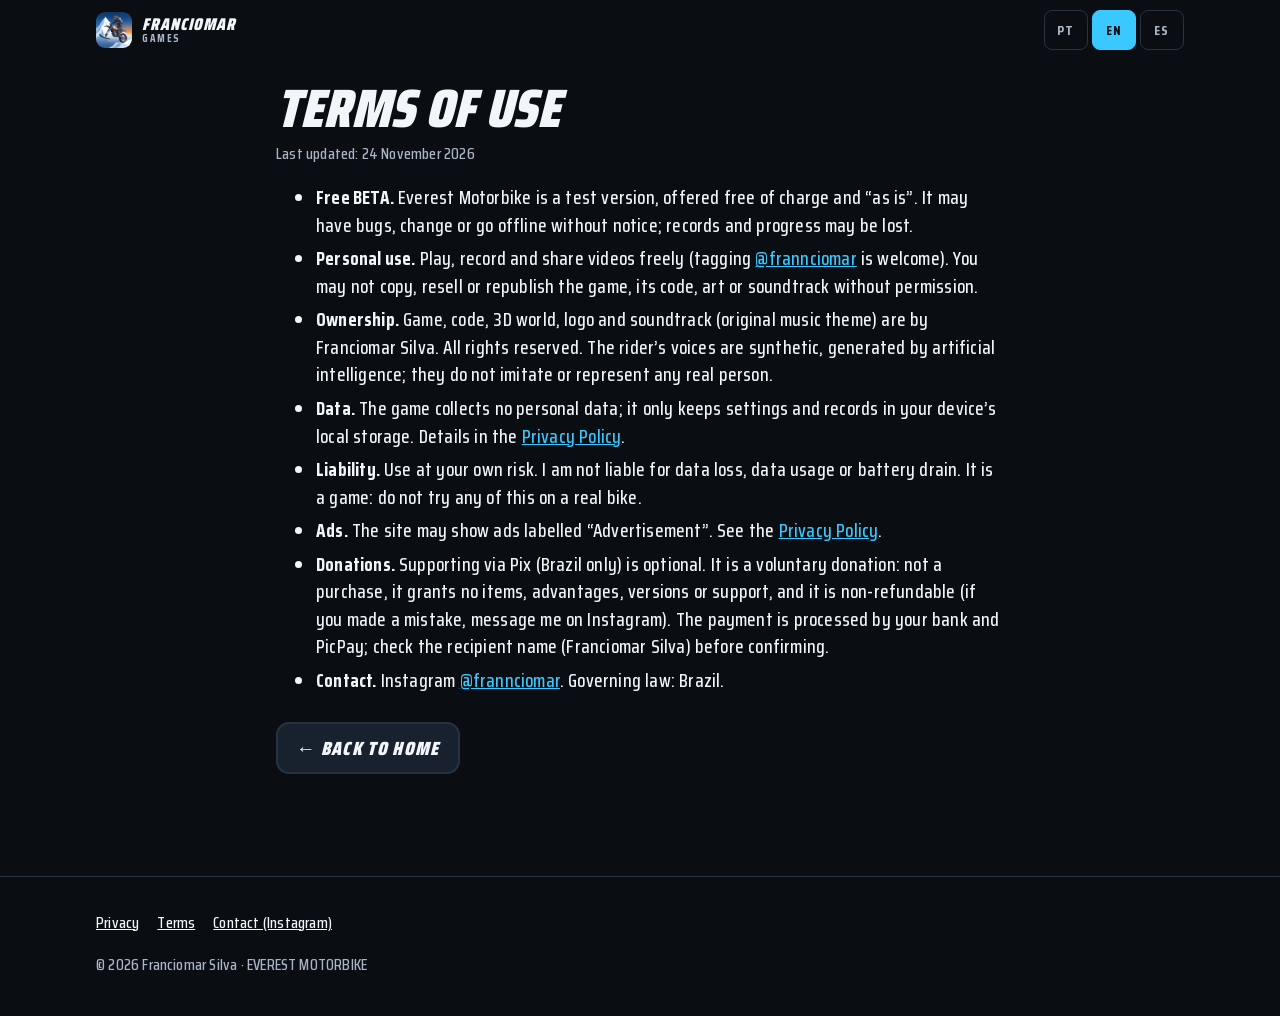
<file: termos.html>
<!DOCTYPE html>
<html lang="pt-BR">
<head>
<meta name="google-adsense-account" content="ca-pub-7425771310158061">
<meta charset="utf-8">
<meta name="viewport" content="width=device-width,initial-scale=1,viewport-fit=cover">
<title>Termos de Uso — Everest Motorbike | Franciomar Silva</title>
<meta name="description" content="Termos de uso do site e do jogo Everest Motorbike (BETA).">
<meta name="theme-color" content="#0a0d12">
<meta name="color-scheme" content="dark">
<link rel="icon" type="image/png" sizes="48x48" href="assets/img/favicon-48.png">
<link rel="apple-touch-icon" href="assets/img/apple-touch-icon.png">
<link rel="stylesheet" href="assets/site.css">
<script>window.dataLayer=window.dataLayer||[];function gtag(){dataLayer.push(arguments)}
gtag('consent','default',{ad_storage:'denied',ad_user_data:'denied',ad_personalization:'denied',analytics_storage:'denied',wait_for_update:500});
document.documentElement.className='js';</script>
</head>
<body>
<header class="top">
  <a class="brand" href="./" aria-label="Franciomar — Games">
    <img src="assets/img/icon-96.webp" width="36" height="36" alt="">
    <span>Franciomar<small>GAMES</small></span>
  </a>
  <div class="langs" role="group" aria-label="Idioma / Language / Idioma">
    <button type="button" data-lang-btn="pt" aria-pressed="true" aria-label="Português">PT</button>
    <button type="button" data-lang-btn="en" aria-pressed="false" aria-label="English">EN</button>
    <button type="button" data-lang-btn="es" aria-pressed="false" aria-label="Español">ES</button>
  </div>
</header>
<main class="doc">

<div data-lang="pt" class="on" lang="pt-BR">
<h1>Termos de Uso</h1>
<p class="date">Última atualização: 24 de novembro de 2026</p>
<ul>
<li><strong>BETA gratuito.</strong> O Everest Motorbike é uma versão de teste, oferecida de graça e “como está”. Pode ter falhas, mudar ou sair do ar sem aviso; recordes e progresso podem ser perdidos.</li>
<li><strong>Uso pessoal.</strong> Jogue, grave e compartilhe vídeos à vontade (marcar <a href="https://instagram.com/frannciomar" target="_blank" rel="noopener">@frannciomar</a> é bem-vindo). Não é permitido copiar, revender ou republicar o jogo, o código, a arte ou a trilha sonora sem autorização.</li>
<li><strong>Autoria.</strong> Jogo, código, mundo 3D, logotipo e trilha sonora (tema musical original) são de Franciomar Silva. Todos os direitos reservados. As vozes do piloto são sintéticas, geradas por inteligência artificial; não imitam nem representam nenhuma pessoa real.</li>
<li><strong>Dados.</strong> O jogo não coleta dados pessoais; só guarda preferências e recordes no armazenamento local do seu aparelho. Detalhes na <a href="privacidade.html">Política de Privacidade</a>.</li>
<li><strong>Responsabilidade.</strong> Use por sua conta. Não me responsabilizo por perda de dados, consumo de internet ou bateria. É um jogo: não tente nada disso com uma moto de verdade.</li>
<li><strong>Anúncios.</strong> O site pode exibir anúncios identificados como “Publicidade”. Veja a <a href="privacidade.html">Política de Privacidade</a>.</li>
<li><strong>Doações.</strong> Apoiar por Pix é opcional e vale só para contas de bancos do Brasil. É uma doação voluntária: não é compra, não dá direito a itens, vantagens, versões ou suporte, e não é reembolsável (em caso de engano, me chame no Instagram). O pagamento é processado pelo seu banco e pelo PicPay; confira o nome do recebedor (Franciomar Silva) antes de confirmar.</li>
<li><strong>Contato.</strong> Instagram <a href="https://instagram.com/frannciomar" target="_blank" rel="noopener">@frannciomar</a>. Lei aplicável: Brasil.</li>
</ul>
</div>
<div data-lang="en" lang="en">
<h1>Terms of Use</h1>
<p class="date">Last updated: 24 November 2026</p>
<ul>
<li><strong>Free BETA.</strong> Everest Motorbike is a test version, offered free of charge and “as is”. It may have bugs, change or go offline without notice; records and progress may be lost.</li>
<li><strong>Personal use.</strong> Play, record and share videos freely (tagging <a href="https://instagram.com/frannciomar" target="_blank" rel="noopener">@frannciomar</a> is welcome). You may not copy, resell or republish the game, its code, art or soundtrack without permission.</li>
<li><strong>Ownership.</strong> Game, code, 3D world, logo and soundtrack (original music theme) are by Franciomar Silva. All rights reserved. The rider’s voices are synthetic, generated by artificial intelligence; they do not imitate or represent any real person.</li>
<li><strong>Data.</strong> The game collects no personal data; it only keeps settings and records in your device’s local storage. Details in the <a href="privacidade.html">Privacy Policy</a>.</li>
<li><strong>Liability.</strong> Use at your own risk. I am not liable for data loss, data usage or battery drain. It is a game: do not try any of this on a real bike.</li>
<li><strong>Ads.</strong> The site may show ads labelled “Advertisement”. See the <a href="privacidade.html">Privacy Policy</a>.</li>
<li><strong>Donations.</strong> Supporting via Pix (Brazil only) is optional. It is a voluntary donation: not a purchase, it grants no items, advantages, versions or support, and it is non-refundable (if you made a mistake, message me on Instagram). The payment is processed by your bank and PicPay; check the recipient name (Franciomar Silva) before confirming.</li>
<li><strong>Contact.</strong> Instagram <a href="https://instagram.com/frannciomar" target="_blank" rel="noopener">@frannciomar</a>. Governing law: Brazil.</li>
</ul>
</div>
<div data-lang="es" lang="es">
<h1>Términos de Uso</h1>
<p class="date">Última actualización: 24 de noviembre de 2026</p>
<ul>
<li><strong>BETA gratuita.</strong> Everest Motorbike es una versión de prueba, ofrecida gratis y “tal cual”. Puede tener fallos, cambiar o dejar de estar disponible sin aviso; los récords y el progreso pueden perderse.</li>
<li><strong>Uso personal.</strong> Juega, graba y comparte vídeos libremente (etiquetar a <a href="https://instagram.com/frannciomar" target="_blank" rel="noopener">@frannciomar</a> es bienvenido). No se permite copiar, revender ni republicar el juego, el código, el arte o la banda sonora sin autorización.</li>
<li><strong>Autoría.</strong> Juego, código, mundo 3D, logotipo y banda sonora (tema musical original) son de Franciomar Silva. Todos los derechos reservados. Las voces del piloto son sintéticas, generadas con inteligencia artificial; no imitan ni representan a ninguna persona real.</li>
<li><strong>Datos.</strong> El juego no recopila datos personales; solo guarda preferencias y récords en el almacenamiento local de tu dispositivo. Detalles en la <a href="privacidade.html">Política de Privacidad</a>.</li>
<li><strong>Responsabilidad.</strong> Úsalo bajo tu propio riesgo. No me hago responsable de pérdida de datos, consumo de datos o batería. Es un juego: no intentes nada de esto con una moto real.</li>
<li><strong>Anuncios.</strong> El sitio puede mostrar anuncios identificados como “Publicidad”. Consulta la <a href="privacidade.html">Política de Privacidad</a>.</li>
<li><strong>Donaciones.</strong> Apoyar por Pix (solo Brasil) es opcional. Es una donación voluntaria: no es una compra, no da derecho a objetos, ventajas, versiones ni soporte, y no es reembolsable (si te equivocaste, escríbeme por Instagram). El pago lo procesan tu banco y PicPay; comprueba el nombre del destinatario (Franciomar Silva) antes de confirmar.</li>
<li><strong>Contacto.</strong> Instagram <a href="https://instagram.com/frannciomar" target="_blank" rel="noopener">@frannciomar</a>. Ley aplicable: Brasil.</li>
</ul>
</div>

<p style="margin-top:28px"><a class="btn" href="./" data-i="back">← Voltar ao início</a></p>
</main>
<footer><div class="wrap"><nav aria-label="Rodapé"><a href="privacidade.html" data-i="ft.priv">Privacidade</a><a href="termos.html" data-i="ft.terms">Termos</a><a data-ig href="https://instagram.com/frannciomar" target="_blank" rel="noopener" data-i="ft.contact">Contato (Instagram)</a><a href="#" id="consentLink" hidden data-i="ft.cookies">Preferências de anúncios</a></nav><div>© <span id="yr">2026</span> Franciomar Silva · EVEREST MOTORBIKE</div></div></footer>
<div class="toast" id="toast" role="status" aria-live="polite"></div>
<script src="config.js"></script>
<script src="ads-config.js"></script>
<script src="assets/app.js"></script>
</body>
</html>
</file>
<file: assets/site.css>
/* EVEREST MOTORBIKE — landing. Cores e fonte iguais às do jogo. */
@font-face{font-family:"Saira Condensed";font-weight:500;font-style:normal;font-display:swap;src:url(fonts/saira-condensed-500.woff2) format("woff2")}
@font-face{font-family:"Saira Condensed";font-weight:700;font-style:normal;font-display:swap;src:url(fonts/saira-condensed-700.woff2) format("woff2")}
@font-face{font-family:"Saira Condensed";font-weight:900;font-style:normal;font-display:swap;src:url(fonts/saira-condensed-900.woff2) format("woff2")}
:root{--or:#ff6a1a;--or2:#ff8a3d;--cy:#39c8ff;--ink:#0a0d12;--ink2:#111823;--ink3:#18212e;--line:#263242;--tx:#f2f6fa;--mut:#a9b6c6;--f:"Saira Condensed","Arial Narrow","Helvetica Neue",Impact,sans-serif;--w:1120px}
*{box-sizing:border-box}
html{-webkit-text-size-adjust:100%;scroll-behavior:smooth}
body{margin:0;background:var(--ink);color:var(--tx);font:500 18px/1.45 var(--f);letter-spacing:.01em;overflow-x:hidden}
img,video,svg{display:block;max-width:100%}
a{color:var(--cy)}
h1,h2,h3{font-weight:900;font-style:italic;text-transform:uppercase;line-height:1;margin:0;letter-spacing:.01em}
p{margin:0 0 .8em}
.wrap{max-width:var(--w);margin:0 auto;padding:0 16px}
.sr{position:absolute;width:1px;height:1px;overflow:hidden;clip:rect(0 0 0 0);white-space:nowrap}
:focus-visible{outline:3px solid var(--cy);outline-offset:3px;border-radius:6px}
.skip{position:absolute;left:8px;top:-60px;background:#fff;color:#000;padding:8px 12px;border-radius:8px;z-index:50;font-weight:700}
.skip:focus{top:8px}

/* topo */
.top{display:flex;align-items:center;justify-content:space-between;gap:10px;padding:10px 16px;max-width:var(--w);margin:0 auto}
.brand{display:flex;align-items:center;gap:10px;color:var(--tx);text-decoration:none;font-weight:900;font-style:italic;text-transform:uppercase;font-size:17px;letter-spacing:.06em;line-height:1}
.brand img{width:36px;height:36px;border-radius:9px}
.brand small{display:block;font-weight:700;font-style:normal;font-size:11px;letter-spacing:.14em;color:var(--mut)}
.langs{display:flex;gap:4px}
.langs button{font:700 14px var(--f);letter-spacing:.08em;color:var(--mut);background:transparent;border:1.5px solid var(--line);border-radius:8px;min-width:44px;min-height:40px;cursor:pointer}
.langs button[aria-pressed=true]{color:#0a0d12;background:var(--cy);border-color:var(--cy)}

/* aviso do navegador do Instagram */
.igbar{display:none;margin:0 16px 10px;padding:12px 14px;border-radius:12px;background:#1b2a3d;border:1.5px solid var(--cy);font-size:17px;line-height:1.3}
.igbar b{color:var(--cy)}
.igbar .row{display:flex;flex-wrap:wrap;gap:8px;margin-top:10px}
.ig .igbar{display:block}

/* hero */
.hero{display:grid;gap:12px;padding-bottom:8px}
.media{position:relative;display:block;margin:0 auto;width:min(100%,calc(47svh * .8),460px);aspect-ratio:4/5;border-radius:18px;overflow:hidden;background:#101826 center/cover no-repeat;box-shadow:0 18px 50px rgba(0,0,0,.55),0 0 0 1.5px rgba(255,255,255,.08);isolation:isolate}
.media img,.media video{position:absolute;inset:0;width:100%;height:100%;object-fit:cover}
.media video{opacity:0;transition:opacity .5s}
.media.playing video{opacity:1}
.media .slide{opacity:0;transition:opacity 1.2s ease}
.media .slide.on{opacity:1}
.media.kb .slide.on{animation:kb 7s ease-out both}
@keyframes kb{from{transform:scale(1.02)}to{transform:scale(1.14) translate(-1.5%,-1.5%)}}
.badge{position:absolute;z-index:3;left:12px;top:12px;background:var(--or);color:#140700;font:900 italic 15px/1 var(--f);letter-spacing:.12em;padding:6px 10px 5px;border-radius:7px;transform:skewX(-8deg)}
.tap{position:absolute;z-index:3;right:10px;bottom:10px;display:flex;align-items:center;gap:8px;background:rgba(6,9,14,.78);color:#fff;font:900 italic 16px/1 var(--f);letter-spacing:.08em;text-transform:uppercase;padding:9px 13px 8px;border-radius:999px;border:1.5px solid rgba(255,255,255,.5)}
.tap svg{width:14px;height:14px;fill:var(--or)}
.copy h1{font-size:clamp(34px,10vw,72px)}
.copy h1 em{color:var(--or);font-style:inherit}
.copy .sub{color:var(--mut);font-size:18px;line-height:1.3;margin:8px 0 12px;max-width:34em}
.cta{display:grid;gap:10px}
.btn{display:inline-flex;align-items:center;justify-content:center;gap:10px;min-height:52px;padding:10px 18px;border-radius:13px;border:2px solid var(--line);background:var(--ink3);color:var(--tx);font:900 italic 19px/1.05 var(--f);letter-spacing:.07em;text-transform:uppercase;text-decoration:none;cursor:pointer;text-align:center}
.btn svg{width:20px;height:20px;flex:none;fill:currentColor}
.btn:hover{border-color:var(--cy)}
.btn.play{min-height:68px;font-size:clamp(26px,7.6vw,34px);background:linear-gradient(180deg,#ff8436,#ff5a05);border-color:#ffb27a;color:#160800;box-shadow:0 10px 30px rgba(255,106,26,.38),inset 0 -4px 0 rgba(0,0,0,.18)}
.btn.play small{display:block;font-size:.5em;letter-spacing:.14em;font-style:normal;font-weight:700}
.btn.play:hover{filter:brightness(1.08)}
.btn.play:active{transform:translateY(2px)}
.btn.ghost{background:transparent}
.btn.ig{border-color:#ff7ab8;color:#fff}
.two{display:grid;grid-template-columns:1fr 1fr;gap:10px}
.two .btn{font-size:17px;padding:8px 10px;gap:8px;letter-spacing:.05em}
.facts{display:flex;flex-wrap:wrap;gap:6px 14px;margin:14px 0 0;padding:0;list-style:none;color:var(--mut);font-weight:700;font-size:15px;letter-spacing:.1em;text-transform:uppercase}
.facts li::before{content:"▲ ";color:var(--cy);font-size:.7em;vertical-align:.15em}

/* seções */
section.sec{padding-top:48px;padding-bottom:6px}
.sec h2{font-size:clamp(30px,8vw,46px)}
.sec h2::after{content:"";display:block;width:74px;height:5px;margin-top:10px;background:linear-gradient(90deg,var(--cy),var(--or));border-radius:3px;transform:skewX(-20deg)}
.lead{color:var(--mut);margin:12px 0 18px;max-width:40em}
.cards{display:grid;gap:16px}
.card{background:linear-gradient(180deg,var(--ink3),var(--ink2));border:1.5px solid var(--line);border-radius:18px;padding:16px;position:relative;overflow:hidden}
.card h3{font-size:30px;display:flex;flex-wrap:wrap;align-items:center;gap:10px}
.pill{display:inline-block;font:900 italic 13px/1 var(--f);letter-spacing:.14em;padding:5px 8px 4px;border-radius:6px;background:var(--or);color:#140700;transform:skewX(-8deg)}
.pill.soon{background:transparent;color:var(--cy);border:1.5px solid var(--cy)}
.card p{color:var(--mut);margin:10px 0 12px}
.shots{display:grid;grid-template-columns:repeat(3,1fr);gap:8px;margin:12px 0}
.shots img{width:100%;height:auto;aspect-ratio:412/860;object-fit:cover;border-radius:10px;border:1.5px solid var(--line);background:#101826}
.mini{display:grid;gap:6px;margin:0 0 14px;padding:0;list-style:none;font-size:16px;color:var(--tx)}
.mini b{color:var(--cy);font-weight:700;letter-spacing:.06em;text-transform:uppercase;margin-right:6px}
.card.ph{min-height:190px;display:grid;align-content:center;justify-items:start;border-style:dashed;background:repeating-linear-gradient(135deg,#111823 0 14px,#0e141d 14px 28px)}
.card.ph h3{color:#7f8fa3}
.card.ph .mtn{position:absolute;right:-10px;bottom:-6px;width:150px;opacity:.16;fill:var(--cy)}

/* controles */
.ctrl{display:grid;gap:16px}
.ctrl .card h3{font-size:24px;color:var(--cy)}
.keys{margin:12px 0 0;padding:0;list-style:none;display:grid;gap:9px}
.keys li{display:flex;align-items:center;gap:10px;flex-wrap:wrap}
.keys span.k{display:flex;gap:4px;flex:none}
.keys li>span:not(.k){flex:1 1 6em;min-width:0;line-height:1.25}
kbd{display:inline-grid;place-items:center;min-width:34px;height:32px;padding:0 8px;border-radius:7px;background:#0b1017;border:1.5px solid #3a4a5e;border-bottom-width:3px;font:700 15px var(--f);color:#fff;letter-spacing:.04em}
.keys i{font-style:normal;display:grid;place-items:center;width:34px;height:34px;border-radius:50%;border:1.5px solid var(--cy);color:var(--cy);font-weight:900;flex:none}

/* sobre */
.about{display:grid;gap:14px}
.about .who{display:flex;gap:14px;align-items:center}
.about .who img{width:76px;height:76px;border-radius:18px;flex:none}
.about .who b{display:block;font:900 italic 24px/1 var(--f);text-transform:uppercase}
.stores{display:flex;flex-wrap:wrap;gap:8px;margin:4px 0 12px;padding:0;list-style:none}
.stores li{border:1.5px solid var(--line);border-radius:999px;padding:6px 12px 5px;font-weight:700;font-size:15px;line-height:1.15;letter-spacing:.08em;text-transform:uppercase;color:var(--tx);white-space:nowrap}
.stores li span{color:var(--mut);letter-spacing:.04em}
.stores li small{margin-left:4px;font-size:11px;letter-spacing:.12em;color:var(--cy);border:1px solid var(--cy);border-radius:5px;padding:1px 5px}

/* publicidade (só aparece quando ligada em ads-config.js) */
.ad{display:none;margin:56px auto 8px;max-width:var(--w);padding:0 16px;text-align:center}
.ad.on{display:block}
.ad .lbl{display:block;font-size:12px;letter-spacing:.2em;text-transform:uppercase;color:#8494a8;margin-bottom:6px}
.ad .box{min-height:100px;max-height:280px;overflow:hidden;border-radius:10px;background:#0e141d}

footer{margin-top:56px;padding:26px 0 40px;border-top:1.5px solid var(--line);color:var(--mut);font-size:16px}
footer nav{display:flex;flex-wrap:wrap;gap:6px 18px;margin-bottom:10px}
footer a{color:var(--tx);display:inline-block;padding:8px 0;min-height:40px}
.news{margin:16px 0 0;padding:0;list-style:none;display:grid;gap:8px}
.news li{position:relative;padding:9px 12px 9px 36px;background:var(--ink2);border:1.5px solid var(--line);border-radius:12px;line-height:1.25}
.news li::before{content:"▲";position:absolute;left:13px;top:11px;color:var(--or);font-size:.75em}
footer .build{font-size:12px;letter-spacing:.14em;opacity:.7;white-space:nowrap}
@media (min-width:700px){.news{grid-template-columns:1fr 1fr}}

/* diálogo de instalação / consentimento / aviso */
dialog{border:1.5px solid var(--line);border-radius:18px;background:var(--ink2);color:var(--tx);padding:20px;width:min(92vw,440px);font:500 18px/1.4 var(--f)}
dialog::backdrop{background:rgba(3,5,8,.78)}
dialog h2{font-size:28px;margin-bottom:12px}
.steps{margin:0 0 16px;padding:0;list-style:none;counter-reset:s;display:grid;gap:12px}
.steps li{counter-increment:s;display:grid;grid-template-columns:36px 1fr;gap:12px;align-items:center}
.steps li::before{content:counter(s);display:grid;place-items:center;width:36px;height:36px;border-radius:50%;background:var(--or);color:#140700;font:900 italic 20px var(--f)}
.steps svg{display:inline-block;width:24px;height:24px;vertical-align:-6px;margin:0 3px;fill:none;stroke:var(--cy);stroke-width:2;stroke-linecap:round;stroke-linejoin:round}
.consent{position:fixed;left:8px;right:8px;bottom:8px;z-index:40;max-width:560px;margin:0 auto;background:#131c29;border:1.5px solid var(--line);border-radius:16px;padding:14px;box-shadow:0 12px 40px rgba(0,0,0,.6);font-size:16px}
.consent p{margin:0 0 10px}
.consent .two .btn{min-height:46px;font-size:17px}
.toast{position:fixed;left:50%;bottom:22px;transform:translateX(-50%);z-index:60;background:#fff;color:#0a0d12;font-weight:700;padding:10px 16px;border-radius:999px;box-shadow:0 8px 30px rgba(0,0,0,.5);opacity:0;pointer-events:none;transition:opacity .25s}
.toast.on{opacity:1}
.btn.support{min-height:48px;font-size:17px;color:var(--mut);border-color:var(--line)}
.btn.support svg{fill:#ff7ab8}
.btn.support:hover{color:var(--tx)}
#pix{max-height:94svh;overflow:auto;width:min(94vw,420px)}
#pix p{margin:0 0 10px;font-size:17px;line-height:1.3}
#pix .note{border:1.5px solid var(--cy);border-radius:10px;padding:8px 10px;color:var(--tx)}
#pix .qr{width:min(100%,232px);aspect-ratio:1;margin:4px auto 10px;background:#fff;border-radius:12px;padding:6px;display:grid;place-items:center;color:#0a0d12;font-size:15px;text-align:center}
#pix .qr svg{width:100%;height:100%}
#pix .who2{color:var(--mut);font-size:16px}
#pix .who2 b{color:var(--tx)}
#pix .btn{min-height:48px;font-size:17px}
#pix .btn.done{border-color:#4fd18b;color:#4fd18b}
#pix .key{display:block;font:500 14px/1.3 ui-monospace,Menlo,Consolas,monospace;color:var(--mut);text-align:center;word-break:break-all;user-select:all;-webkit-user-select:all;padding:2px 0 4px}
/* jogo em alfa: selo e botão em vermelho; botão alinhado ao pé do cartão */
.cards .card.game{display:flex;flex-direction:column}
.cards .card.game .btn{margin-top:auto}
.card.alpha .pill{background:#c3262c;color:#fff}
.card.alpha .btn.play{background:linear-gradient(180deg,#d63238,#9c141a);border-color:#ff8a8e;color:#fff;box-shadow:0 10px 30px rgba(195,38,44,.35)}
[hidden]{display:none!important}

/* páginas de texto */
.doc{max-width:760px;margin:0 auto;padding:8px 16px 30px}
.doc h1{font-size:clamp(34px,9vw,54px);margin:14px 0 6px}
.doc h2{font-size:25px;color:var(--cy);margin:26px 0 8px;font-style:normal}
.doc li{margin-bottom:6px}
.doc .date{color:var(--mut);font-size:16px}
.js [data-lang]{display:none}
.js [data-lang].on{display:block}

@media (min-width:700px){
  .cards{grid-template-columns:1fr 1fr;align-items:stretch}
  .cards .card.ph{grid-column:1/-1;min-height:150px}
  .ctrl{grid-template-columns:1fr 1fr}
  .cta{grid-template-columns:1fr}
  .about{grid-template-columns:1.2fr 1fr;align-items:start}
}
@media (min-width:900px){
  body{font-size:19px}
  .hero{grid-template-columns:1.05fr .95fr;align-items:center;gap:40px;padding-top:18px}
  .hero .media{order:2;width:min(100%,calc(74svh * .8),440px)}
  .copy h1{font-size:clamp(56px,6.4vw,84px)}
  .copy .sub{font-size:22px}
  .cta{max-width:460px}
}
@media (prefers-reduced-motion:reduce){
  html{scroll-behavior:auto}
  .media.kb .slide.on{animation:none}
  .media .slide{transition-duration:.01s}
  *{transition-duration:.01s!important}
}
</file>
<file: jcl/jcl.css>
/* JCL — por cima de ../assets/site.css: paleta fria da névoa e vermelho do corte */
body.jcl{--or:#c3262c;--or2:#e0484d;--cy:#c9d6cf;--ink:#000;--ink2:#0c100f;--ink3:#141a18;--line:#2a3431;--mut:#9fada7}
.jcl .badge,.jcl .pill{color:#fff}
.jcl .pill.soon{color:var(--cy)}
.jcl .media.teaser{aspect-ratio:9/16;width:min(100%,calc(62svh * .5625),420px)}
.jcl .media.teaser video{opacity:1}
.jcl button.tap{cursor:pointer;min-height:44px}
.jcl h1 .logo{width:min(100%,520px);height:auto;margin:0 auto}
.jcl .tag{font:900 italic clamp(30px,8vw,54px)/1.05 var(--f);text-transform:uppercase;text-align:center;margin:4px 0}
.jcl .copy .sub{margin-inline:auto;text-align:center}
.jcl .facts{justify-content:center}
.jcl .news{margin-top:18px}
.jcl .btn.play{background:linear-gradient(180deg,#d63238,#9c141a);border-color:#ff8a8e;color:#fff;box-shadow:0 10px 30px rgba(195,38,44,.35);max-width:460px}
.gallery{display:grid;grid-template-columns:1fr 1fr;gap:10px}
.gallery img{width:100%;height:auto;border-radius:12px;border:1.5px solid var(--line)}
@media (min-width:700px){.gallery{grid-template-columns:repeat(4,1fr)}.jcl .cta{grid-template-columns:repeat(2,minmax(0,300px))}}
@media (min-width:900px){.jcl .hero .media.teaser{width:min(100%,calc(80svh * .5625),420px)}}
/* o logo funde no fundo preto; no celular o nome vem antes do vídeo */
.jcl h1 .logo{mix-blend-mode:lighten;filter:contrast(1.06) brightness(.97)}
@media (max-width:899px){.jcl .hero .copy{order:-1}.jcl h1 .logo{width:min(82%,360px)}.jcl .hero .copy .facts{margin:6px 0 4px}}
</file>
